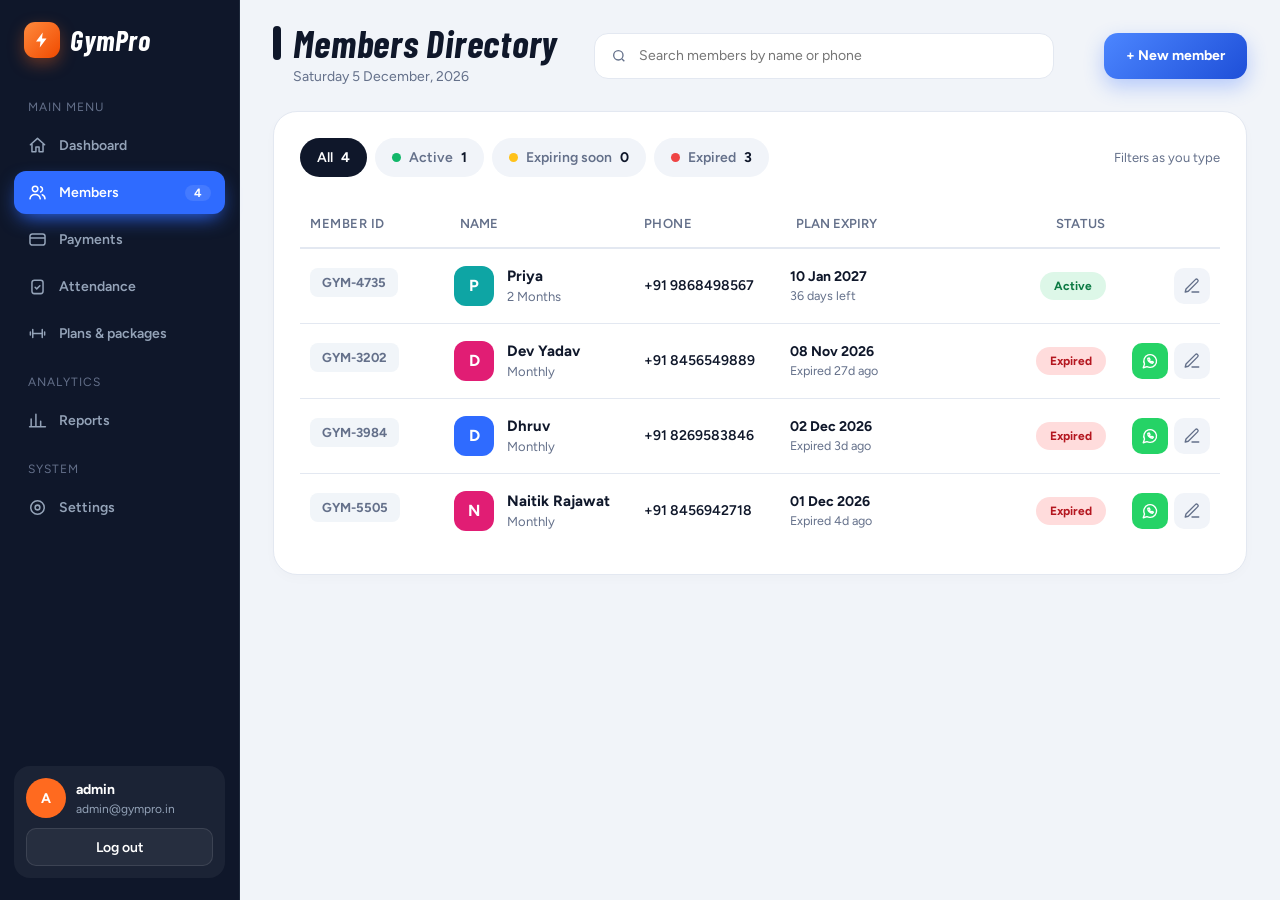
<file: members.html>
<!DOCTYPE html>
<html lang="en">
<head>
<meta charset="utf-8">
<meta name="viewport" content="width=device-width, initial-scale=1">
<title>GymPro – Members Directory</title>
<link href="https://fonts.googleapis.com/css2?family=Barlow+Condensed:ital,wght@0,600;0,700;1,700&family=Figtree:wght@400;500;600;700&display=swap" rel="stylesheet">
<style>
/* Premium SaaS Color Palette */
:root {
  --bg: #F1F4F9; --card: #fff; --ink: #0F172A; --muted: #64708A; --line: #E3E8F1;
  --grn: #12B76A; --grn2: #0B9A55; --blu: #2F6BFF; --blu2: #1E4FD8; --org: #FF6A1F; --org2: #F04A00; --yel: #FFC21A; --pur: #7C3AED; --red: #EF4444; --wa: #25D366;
  --d: "Barlow Condensed", "Arial Narrow", Impact, sans-serif;
  --b: "Figtree", system-ui, -apple-system, "Segoe UI", sans-serif;
}
* { box-sizing: border-box; margin: 0; }
body { background: var(--bg); color: var(--ink); font: 400 14px/1.5 var(--b); }
button, input, select { font: inherit; color: inherit; background: none; border: 0; cursor: pointer; }
:focus-visible { outline: 2px solid var(--blu); outline-offset: 2px; }

/* Dark Sidebar */
.app { display: grid; grid-template-columns: 240px 1fr; min-height: 100vh; }
aside { position: sticky; top: 0; height: 100vh; background: #0F172A; padding: 22px 14px; display: flex; flex-direction: column; gap: 4px; color: #fff; border-right: 1px solid #1E293B;}
.brand { display: flex; align-items: center; gap: 10px; padding: 0 10px 22px; font: italic 700 28px/1 var(--d); letter-spacing: .03em; color: #fff;}
.brand b { width: 36px; height: 36px; border-radius: 11px; background: linear-gradient(135deg, #FF8A3D, var(--org2)); display: grid; place-content: center; box-shadow: 0 6px 16px rgba(255,106,31,.35); }
.brand svg { width: 18px; height: 18px; fill: #fff; }
.grp { font-size: 12px; color: #64708A; padding: 14px 14px 4px; text-transform: uppercase; letter-spacing: 1px; }
.nv { display: flex; align-items: center; gap: 12px; padding: 11px 14px; border-radius: 12px; color: #94A3B8; font-weight: 600; width: 100%; text-decoration: none; transition: .15s; }
.nv svg { width: 19px; height: 19px; stroke: currentColor; fill: none; stroke-width: 1.9; stroke-linecap: round; stroke-linejoin: round; flex: none; }
.nv:hover { background: rgba(255,255,255,0.05); color: #fff; }
.nv.on { background: var(--blu); color: #fff; box-shadow: 0 8px 20px -6px var(--blu); }
.nv i { margin-left: auto; font: 700 12px var(--b); font-style: normal; background: rgba(255,255,255,0.1); color: #fff; padding: 1px 9px; border-radius: 99px; }
.me { margin-top: auto; display: grid; gap: 10px; padding: 12px; border-radius: 16px; background: rgba(255,255,255,0.05); }
.me .u { display: flex; gap: 10px; align-items: center; color: #fff;}
.me small { display: block; color: #94A3B8; font-size: 12px; }
.logout { height: 38px; border-radius: 10px; background: rgba(255,255,255,0.05); border: 1px solid rgba(255,255,255,0.1); color: #fff; font-weight: 600; transition: .15s; }
.logout:hover { border-color: var(--red); color: var(--red); }
.av { width: 40px; height: 40px; border-radius: 50%; display: grid; place-content: center; color: #fff; font-weight: 700; flex: none; text-transform: uppercase; }

/* Main Content & Exact Header */
main { padding: 0 clamp(16px, 2.6vw, 36px) 56px; min-width: 0; }
.top { display: flex; gap: 12px; align-items: center; padding: 24px 0; flex-wrap: wrap; }
.top-title { display: flex; flex-direction: column; }
.top h1 { font: italic 700 38px/1 var(--d); letter-spacing: .02em; display: flex; align-items: center; gap: 12px; color: var(--ink); margin: 0; }
.top h1::before { content: ""; width: 8px; height: 34px; border-radius: 4px; background: var(--ink); }
.top p { color: var(--muted); font-size: 14px; margin-top: 4px; margin-left: 20px; }
.search { flex: 1; min-width: 200px; max-width: 460px; margin: 0 auto 0 24px; display: flex; align-items: center; gap: 10px; height: 46px; padding: 0 16px; background: var(--card); border-radius: 14px; border: 1px solid var(--line); }
.search:focus-within { border-color: var(--blu); box-shadow: 0 0 0 4px rgba(47,107,255,.14); }
.search input { flex: 1; border: 0; outline: 0; background: none; font-size: 14px; color: var(--ink);}
.search svg { width: 16px; stroke: var(--muted); fill: none; stroke-width: 2; }
.btn { height: 46px; padding: 0 22px; border-radius: 14px; background: linear-gradient(135deg, #4C86FF, var(--blu2)); color: #fff; font-weight: 700; box-shadow: 0 8px 20px rgba(47,107,255,.3); transition: .15s; white-space: nowrap; }
.btn:hover { transform: translateY(-2px); box-shadow: 0 10px 22px rgba(47,107,255,.4); }
.btn:active { transform: scale(.97); }

/* Table Container & Filters */
.card { background: var(--card); border: 1px solid var(--line); border-radius: 24px; padding: 26px; box-shadow: 0 4px 12px rgba(0,0,0,0.02); overflow-x: auto; }
.tools { display: flex; gap: 12px; align-items: center; flex-wrap: wrap; margin-bottom: 20px; }
.chips { display: flex; gap: 8px; flex-wrap: wrap; }
.chip { display: flex; align-items: center; gap: 8px; padding: 8px 16px; border-radius: 99px; background: var(--bg); font-weight: 600; color: var(--muted); transition: .15s; border: 1px solid transparent; }
.chip:hover { color: var(--ink); border-color: var(--line); }
.chip i { width: 9px; height: 9px; border-radius: 50%; background: var(--k); }
.chip.on { background: var(--ink); color: #fff; }
.chip.on b { color: #fff; }
.chip b { font-weight: 700; color: var(--ink); }
.hint { margin-left: auto; color: var(--muted); font-size: 13px; }

/* Table Rows & Elements (Loop 2: Overflow & Ultra-Small Screen Protection) */
.table-scroll-wrap { min-width: 680px; width: 100%; }
.tr { display: grid; grid-template-columns: 128px minmax(170px, 1.5fr) minmax(130px, 1fr) minmax(150px, 1.1fr) 150px 88px; gap: 16px; align-items: center; padding: 16px 10px; border-bottom: 1px solid var(--line); transition: background .15s; color: var(--ink); }
.tr > * { min-width: 0; }
.tr:last-child { border-bottom: none; }
.tr.th { border-bottom: 2px solid var(--line); padding-bottom: 12px; color: var(--muted); font-weight: 600; font-size: 13px; text-transform: uppercase; letter-spacing: 0.5px; }
.th button { display: inline-flex; gap: 6px; font-weight: 600; color: var(--muted); align-items: center; text-transform: uppercase; }
.th button:hover { color: var(--ink); }
.th button.on { color: var(--blu); }
.tr:not(.th) { color: #0F172A !important; }
.tr:not(.th) .who b,
.tr:not(.th) .ph,
.tr:not(.th) .ex b { color: #0F172A !important; }
.tr:not(.th) small,
.tr:not(.th) .who small,
.tr:not(.th) .ex small { color: #64708A !important; }
.tr:not(.th):hover { background: #F8FAFC; border-radius: 12px; }

.id { display: inline-block; padding: 5px 12px; border-radius: 8px; background: #F1F5F9; color: var(--muted); font-weight: 700; font-size: 13px; white-space: nowrap; overflow: hidden; text-overflow: ellipsis; max-width: 100%; }
.who { display: flex; align-items: center; gap: 13px; min-width: 0; }
.who > div { min-width: 0; flex: 1; }
.who b { display: block; font-weight: 700; font-size: 15px; color: var(--ink); text-transform: capitalize; white-space: nowrap; overflow: hidden; text-overflow: ellipsis; }
.who small { color: var(--muted); font-size: 13px; display: block; white-space: nowrap; overflow: hidden; text-overflow: ellipsis; }
.who .av { border-radius: 12px; font-size: 16px; flex-shrink: 0; }
.ph { font-weight: 600; color: var(--ink); white-space: nowrap; overflow: hidden; text-overflow: ellipsis; }
.ex { min-width: 0; }
.ex b { display: block; font-weight: 700; color: var(--ink); white-space: nowrap; overflow: hidden; text-overflow: ellipsis; }
.ex small { font-size: 12.5px; color: var(--muted); display: block; white-space: nowrap; overflow: hidden; text-overflow: ellipsis; }
.ex.e b, .ex.e small { color: #B87700; }
.ex.x b, .ex.x small { color: var(--red); }

.st { display: flex; align-items: center; gap: 10px; justify-content: flex-end; }
.pill { font-size: 12px; font-weight: 700; padding: 5px 14px; border-radius: 99px; white-space: nowrap; }
.p-a { background: #DDF7E8; color: #0B7A43; }
.p-e { background: #FFF1BF; color: #8A5A00; }
.p-x { background: #FFDCDC; color: #B4161F; }

.act { display: flex; gap: 6px; justify-content: flex-end; }
.ib { width: 36px; height: 36px; border-radius: 10px; display: grid; place-content: center; transition: .15s; color: var(--muted); background: var(--bg); }
.ib svg { width: 18px; height: 18px; stroke: currentColor; fill: none; stroke-width: 1.8; stroke-linecap: round; stroke-linejoin: round; }
.ib:hover { background: #E2E8F0; color: var(--blu); }
.ib.wa { color: #fff; background: var(--wa); }
.ib.wa:hover { transform: scale(1.05); box-shadow: 0 4px 12px rgba(37,211,102,.3); }

/* Modals & Utils */
.empty { text-align: center; color: var(--muted); padding: 44px 0; border-top: 1px solid var(--line); }
.fade { animation: f .3s ease; } @keyframes f { from { opacity: 0; transform: translateY(8px); } }
dialog { border: 0; border-radius: 24px; padding: 28px; width: min(440px, 92vw); margin: auto; box-shadow: 0 30px 80px rgba(15,23,42,.35); }
dialog::backdrop { background: rgba(15,23,42,.5); backdrop-filter: blur(3px); }
dialog h3 { font: italic 700 32px/1 var(--d); margin-bottom: 4px; color: var(--blu2); } dialog p { color: var(--muted); }
dialog label { display: block; font-weight: 600; font-size: 13px; margin: 14px 0 6px; color: var(--ink); }
.fld { width: 100%; height: 46px; border-radius: 12px; border: 1px solid var(--line); padding: 0 14px; background: #fff; outline: 0; color: var(--ink); }
.fld:focus { border-color: var(--blu); box-shadow: 0 0 0 3px rgba(47,107,255,0.1); }
.link { margin-top: 8px; color: var(--grn2); font-weight: 700; font-size: 13px; } .link:hover { text-decoration: underline; }
.acts { display: flex; gap: 10px; margin-top: 22px; } .acts .btn { flex: 1; justify-content: center; } .acts .sm { height: 46px; padding: 0 20px; border-radius: 14px; border: 1.5px solid var(--line); font-weight: 700; color: var(--ink); }
#toast { position: fixed; left: 50%; bottom: 28px; transform: translate(-50%, 30px); background: var(--ink); color: #fff; padding: 13px 22px; border-radius: 14px; font-weight: 600; opacity: 0; transition: .25s; pointer-events: none; z-index: 99; border-left: 6px solid var(--grn); }
#toast.on { opacity: 1; transform: translate(-50%, 0); }

/* Responsive Media Queries */
@media (max-width: 768px) {
  .app { grid-template-columns: 1fr; }
  aside { display: none; }
  .search { margin-left: 0; max-width: 100%; }
}
</style>
<link rel="stylesheet" href="gympro-theme.css">
</head>
<body>
<div class="app">
<aside>
  <div class="brand"><b><svg viewBox="0 0 24 24"><path d="M13 2 4 14h6l-1 8 9-12h-6z"/></svg></b>GymPro</div>
  <span class="grp">Main menu</span>
  <a class="nv" style="--c:var(--ink)" href="#"><svg viewBox="0 0 24 24"><path d="M3 11 12 3l9 8M5 10v10h5v-6h4v6h5V10"/></svg>Dashboard</a>
  <a class="nv on" style="--c:var(--blu)" href="#"><svg viewBox="0 0 24 24"><path d="M9 11a3.5 3.5 0 100-7 3.5 3.5 0 000 7zM2.5 20c.6-3.6 3.2-5.5 6.5-5.5s5.9 1.9 6.5 5.5M16 4.7a3.5 3.5 0 010 6.6M18 14.8c2 .6 3.3 2.3 3.5 5.2"/></svg>Members<i id="navc">0</i></a>
  <a class="nv" style="--c:var(--grn)" href="#"><svg viewBox="0 0 24 24"><path d="M2.5 8a3 3 0 013-3h13a3 3 0 013 3v8a3 3 0 01-3 3h-13a3 3 0 01-3-3zM2.5 10h19"/></svg>Payments</a>
  <a class="nv" style="--c:var(--org)" href="#"><svg viewBox="0 0 24 24"><path d="M5 7a3 3 0 013-3h8a3 3 0 013 3v11a3 3 0 01-3 3H8a3 3 0 01-3-3zM9 13l2 2 4-4"/></svg>Attendance</a>
  <a class="nv" style="--c:var(--pur)" href="#"><svg viewBox="0 0 24 24"><path d="M6 7v10M18 7v10M3 10v4M21 10v4M6 12h12"/></svg>Plans &amp; packages</a>
  <span class="grp">Analytics</span>
  <a class="nv" style="--c:var(--blu)" href="#"><svg viewBox="0 0 24 24"><path d="M4 20V10M10 20V4M16 20v-7M22 20H2"/></svg>Reports</a>
  <span class="grp">System</span>
  <a class="nv" style="--c:var(--muted)" href="#"><svg viewBox="0 0 24 24"><circle cx="12" cy="12" r="3"/><circle cx="12" cy="12" r="8.5"/></svg>Settings</a>
  <div class="me"><div class="u"><span class="av" style="background:var(--org)">A</span><div><b>admin</b><small>admin@gympro.in</small></div></div><button class="logout">Log out</button></div>
</aside>
<main>
  <div class="top">
    <div class="top-title">
      <h1>Members Directory</h1>
      <p id="date"></p>
    </div>
    
    <label class="search">
      <svg viewBox="0 0 24 24"><circle cx="11" cy="11" r="7"/><path d="m20 20-3.5-3.5"/></svg>
      <input id="q" type="search" placeholder="Search members by name or phone">
    </label>
    
    <button class="btn" data-new>+ New member</button>
  </div>

  <section class="card">
    <div class="tools">
      <div class="chips" id="chips"></div>
      <span class="hint">Filters as you type</span>
    </div>
    <div class="table-scroll-wrap">
      <div class="tr th"><span>Member ID</span><span><button data-s="n">Name <span class="ar"></span></button></span><span class="pc">Phone</span><span><button data-s="ex">Plan expiry <span class="ar"></span></button></span><span style="text-align:right">Status</span><span></span></div>
      <div id="list"></div>
    </div>
  </section>
</main>
</div>
<dialog id="dlg"></dialog>
<div id="toast" role="status"></div>
<script>
(function(){
var $=function(s){return document.querySelector(s)};
var PLANS=[['Monthly',30],['2 Months',60],['Quarterly',90],['Half-yearly',180],['Annual',365]];
var COL=['#2F6BFF','#7C3AED','#0EA5A4','#E11D74','#FF6A1F'];

/* ══════════════════════════════════════════════════════════
   LOOP 4: FIRESTORE DATA WRAPPERS & BACKEND READINESS
   Placeholder wrappers for Cloud Firestore collection 'members'
══════════════════════════════════════════════════════════ */
var members=[
  {id:'GYM-4735',n:'priya',ph:'9868498567',pl:'2 Months',ex:'2027-01-10'},
  {id:'GYM-3202',n:'Dev Yadav',ph:'8456549889',pl:'Monthly',ex:'2026-11-08'},
  {id:'GYM-3984',n:'dhruv',ph:'8269583846',pl:'Monthly',ex:'2026-12-02'},
  {id:'GYM-5505',n:'Naitik Rajawat',ph:'8456942718',pl:'Monthly',ex:'2026-12-01'}
];

/* TODO: FIRESTORE READ - Replace with onSnapshot(collection(db, "members"), (snapshot) => { ... }) */
function loadMembersFromBackend() {
  return members;
}

/* TODO: FIRESTORE WRITE - Replace with await addDoc(collection(db, "members"), memberData) */
function saveMemberToBackend(memberData) {
  members.unshift(memberData);
}

/* TODO: FIRESTORE UPDATE - Replace with await updateDoc(doc(db, "members", docId), updateData) */
function updateMemberInBackend(memberData) {
  var idx = members.findIndex(function(x) { return x.id === memberData.id; });
  if (idx !== -1) {
    members[idx] = memberData;
  }
}

/* TODO: FIRESTORE DELETE - Replace with await deleteDoc(doc(db, "members", docId)) */
function deleteMemberFromBackend(memberId) {
  members = members.filter(function(x) { return x.id !== memberId; });
}

var filt='all',sort={k:null,d:1},WA='<svg viewBox="0 0 24 24"><path d="M3 21l1.700-5A8.500 8.500 0 1112 20.500a8.400 8.400 0 01-4-1z"/><path d="M9 8.500c0 3.500 3 6.500 6.500 6.500l1-1.500-2-1-1 .8a4 4 0 01-2.300-2.300l.8-1-1-2z"/></svg>',ED='<svg viewBox="0 0 24 24"><path d="M12 20h9M16.500 3.500a2.100 2.100 0 013 3L7 19l-4 1 1-4z"/></svg>';
function today(){var d=new Date();d.setHours(0,0,0,0);return d}
function dt(s){return new Date(s+'T00:00:00')}
function left(m){return Math.round((dt(m.ex)-today())/864e5)}
function fmt(s){return dt(s).toLocaleDateString('en-GB',{day:'2-digit',month:'short',year:'numeric'})}
function iso(d){var z=new Date(d.getTime()-d.getTimezoneOffset()*6e4);return z.toISOString().slice(0,10)}
function add(s,n){var d=dt(s);d.setDate(d.getDate()+n);return iso(d)}
function st(m){var l=left(m);return l<0?'x':l<=7?'e':'a'}
function days(p){return PLANS.filter(function(x){return x[0]===p})[0][1]}
function toast(t,c){var e=$('#toast');e.textContent=t;e.style.borderLeftColor=c||'var(--grn)';e.classList.add('on');clearTimeout(toast.t);toast.t=setTimeout(function(){e.classList.remove('on')},2400)}
function ltxt(m){var l=left(m);return l<0?'Expired '+(-l)+'d ago':l===0?'Ends today':l<=7?'('+l+'d left)':l+' days left'}

function chips(){
  var K={all:'var(--ink)',a:'var(--grn)',e:'var(--yel)',x:'var(--red)'},N={all:'All',a:'Active',e:'Expiring soon',x:'Expired'};
  $('#chips').innerHTML=['all','a','e','x'].map(function(k){var c=k==='all'?members.length:members.filter(function(m){return st(m)===k}).length;return '<button class="chip'+(filt===k?' on':'')+'" style="--k:'+K[k]+'" data-f="'+k+'">'+(k==='all'?'':'<i></i>')+N[k]+' <b>'+c+'</b></button>'}).join('');
  $('#navc').textContent=members.length;
}

/* ══════════════════════════════════════════════════════════
   LOOP 1: SEARCH EXPANSION (Name, ID, Phone, and Plan Type)
══════════════════════════════════════════════════════════ */
function list(anim){
  var q=$('#q').value.toLowerCase().trim(),qd=q.replace(/\D/g,'');
  var L=members.filter(function(m){
    var matchStatus = (filt==='all'||st(m)===filt);
    if (!matchStatus) return false;
    if (!q) return true;
    var nameMatch = m.n && m.n.toLowerCase().indexOf(q) > -1;
    var idMatch = m.id && m.id.toLowerCase().indexOf(q) > -1;
    var phoneMatch = qd && m.ph && m.ph.replace(/\D/g,'').indexOf(qd) > -1;
    var planMatch = m.pl && m.pl.toLowerCase().indexOf(q) > -1;
    return nameMatch || idMatch || phoneMatch || planMatch;
  });
  if(sort.k)L.sort(function(a,b){var x=sort.k==='n'?a.n.toLowerCase():a.ex,y=sort.k==='n'?b.n.toLowerCase():b.ex;return (x>y?1:x<y?-1:0)*sort.d});
  document.querySelectorAll('.th button').forEach(function(b){b.classList.toggle('on',b.dataset.s===sort.k);b.querySelector('.ar').textContent=b.dataset.s===sort.k?(sort.d>0?'↑':'↓'):''});
  var h=L.map(function(m){var s=st(m);
    return '<div class="tr"><span><span class="id">'+m.id+'</span></span>'+
    '<div class="who"><span class="av" style="background:'+COL[m.n.charCodeAt(0)%5]+'">'+m.n[0]+'</span><div><b>'+m.n+'</b><small>'+m.pl+'</small></div></div>'+
    '<span class="ph pc">+91 '+m.ph+'</span>'+
    '<div class="ex '+s+'"><b>'+fmt(m.ex)+'</b><small>'+ltxt(m)+'</small></div>'+
    '<div class="st"><span class="pill p-'+s+'">'+(s==='a'?'Active':s==='e'?'Expiring soon':'Expired')+'</span></div>'+
    '<div class="act">'+(s!=='a'?'<button class="ib wa" data-wa="'+m.id+'" title="Send WhatsApp reminder" aria-label="Send WhatsApp reminder to '+m.n+'">'+WA+'</button>':'')+'<button class="ib" data-ed="'+m.id+'" title="Edit member" aria-label="Edit '+m.n+'">'+ED+'</button></div></div>'}).join('');
  var el=$('#list');el.innerHTML=h||'<div class="empty">No members match. Try a different search or filter.</div>';
  if(anim){el.classList.remove('fade');void el.offsetWidth;el.classList.add('fade')}
  chips();
}

/* ══════════════════════════════════════════════════════════
   LOOP 1 & LOOP 3: INPUT VALIDATION & MODAL DOM HEALTH
══════════════════════════════════════════════════════════ */
function modal(id){
  var m=members.filter(function(x){return x.id===id})[0],d=$('#dlg');
  
  // Teardown previous event listeners to avoid stacking / memory leaks
  if (d._cleanup) {
    d._cleanup();
    d._cleanup = null;
  }

  d.innerHTML='<form id="f"><h3>'+(m?'Edit '+m.n:'New member')+'</h3><p>'+(m?m.id:'Add them now and the plan starts today.')+'</p>'+
  '<label>Full name</label><input class="fld" name="n" required value="'+(m?m.n:'')+'" placeholder="e.g. Karan Mehta">'+
  '<label>Phone (10 digits)</label><input class="fld" name="ph" required type="tel" inputmode="numeric" value="'+(m?m.ph:'')+'" placeholder="e.g. 98xxxxxxxx or 98684 98567">'+
  '<label>Plan</label><select class="fld" name="pl">'+PLANS.map(function(p){return '<option'+((m?m.pl:'Monthly')===p[0]?' selected':'')+'>'+p[0]+'</option>'}).join('')+'</select>'+
  (m?'<label>Plan expiry date</label><input class="fld" type="date" name="ex" required value="'+m.ex+'"><button type="button" class="link" id="ren">Renew: add one plan period to the expiry</button>':'')+
  '<div class="acts"><button type="button" class="sm" data-x>Cancel</button><button class="btn" type="submit">'+(m?'Save changes':'Add member')+'</button></div></form>';
  
  var f=$('#f');
  
  // Real-time phone sanitizer: allows user to type spaces/dashes without blocking
  var onPhoneInput = function() {
    var clean = this.value.replace(/[^\d\s\-\+\(\)]/g, '');
    if (clean !== this.value) this.value = clean;
  };
  f.ph.addEventListener('input', onPhoneInput);

  var renBtn = m ? $('#ren') : null;
  var onRenewClick = function() {
    var base = left(m) > 0 || dt(f.ex.value) > today() ? f.ex.value : iso(today());
    f.ex.value = add(base, days(f.pl.value));
  };
  if (renBtn) renBtn.addEventListener('click', onRenewClick);

  var closeModal = function() {
    if (d._cleanup) d._cleanup();
    d.close();
  };

  var onFormSubmit = function(e) {
    e.preventDefault();
    var n = f.n.value.trim();
    var rawPh = f.ph.value.trim();
    // Sanitize phone: strip spaces, dashes, country code prefix
    var cleanPh = rawPh.replace(/\D/g, '');
    if (cleanPh.length === 12 && cleanPh.startsWith('91')) cleanPh = cleanPh.slice(2);
    if (cleanPh.length === 11 && cleanPh.startsWith('0')) cleanPh = cleanPh.slice(1);

    if (cleanPh.length !== 10) {
      toast('Please enter a valid 10-digit phone number', 'var(--red)');
      f.ph.focus();
      return;
    }

    if (m) {
      m.n = n;
      m.ph = cleanPh;
      m.pl = f.pl.value;
      m.ex = f.ex.value;
      /* TODO: FIRESTORE UPDATE - Replace with await updateDoc(doc(db, "members", m.id), { name: n, phone: cleanPh, plan: m.pl, expiryDate: m.ex }) */
      updateMemberInBackend(m);
      toast(n + ' updated');
    } else {
      var nid;
      do {
        nid = 'GYM-' + (1000 + Math.floor(Math.random() * 9000));
      } while (members.some(function(x) { return x.id === nid; }));

      var newMem = {
        id: nid,
        n: n,
        ph: cleanPh,
        pl: f.pl.value,
        ex: add(iso(today()), days(f.pl.value))
      };
      /* TODO: FIRESTORE WRITE - Replace with await addDoc(collection(db, "members"), newMem) */
      saveMemberToBackend(newMem);
      toast('Welcome, ' + n + ' · ' + nid);
    }
    closeModal();
    list(false);
  };
  f.addEventListener('submit', onFormSubmit);

  var onDialogClick = function(e) {
    if (e.target === d) closeModal();
  };
  d.addEventListener('click', onDialogClick);

  d._cleanup = function() {
    f.ph.removeEventListener('input', onPhoneInput);
    if (renBtn) renBtn.removeEventListener('click', onRenewClick);
    f.removeEventListener('submit', onFormSubmit);
    d.removeEventListener('click', onDialogClick);
    d._cleanup = null;
  };

  d.showModal();
}

document.addEventListener('click',function(e){
  var t=e.target.closest('[data-f],[data-s],[data-wa],[data-ed],[data-new],[data-x]');if(!t)return;var D=t.dataset;
  if(D.f){filt=D.f;list(true)}
  else if(D.s){sort=sort.k===D.s?{k:D.s,d:-sort.d}:{k:D.s,d:1};list(false)}
  else if(D.wa){var m=members.filter(function(x){return x.id===D.wa})[0],l=left(m);
    var msg='Hi '+m.n+', your GymPro membership '+(l<0?'expired on ':'ends on ')+fmt(m.ex)+'. Renew now to keep your routine going!';
    window.open('https://wa.me/91'+m.ph+'?text='+encodeURIComponent(msg),'_blank','noopener');toast('Opening WhatsApp for '+m.n,'var(--wa)')}
  else if(D.ed)modal(D.ed);
  else if('new' in D)modal();
  else if('x' in D){if($('#dlg')._cleanup)$('#dlg')._cleanup();$('#dlg').close();}
});
$('#q').addEventListener('input',function(){list(false)});
$('#date').textContent=new Date().toLocaleDateString('en-IN',{weekday:'long',day:'numeric',month:'long',year:'numeric'});
list(true);
})();
</script>
</body>
</html>
</file>
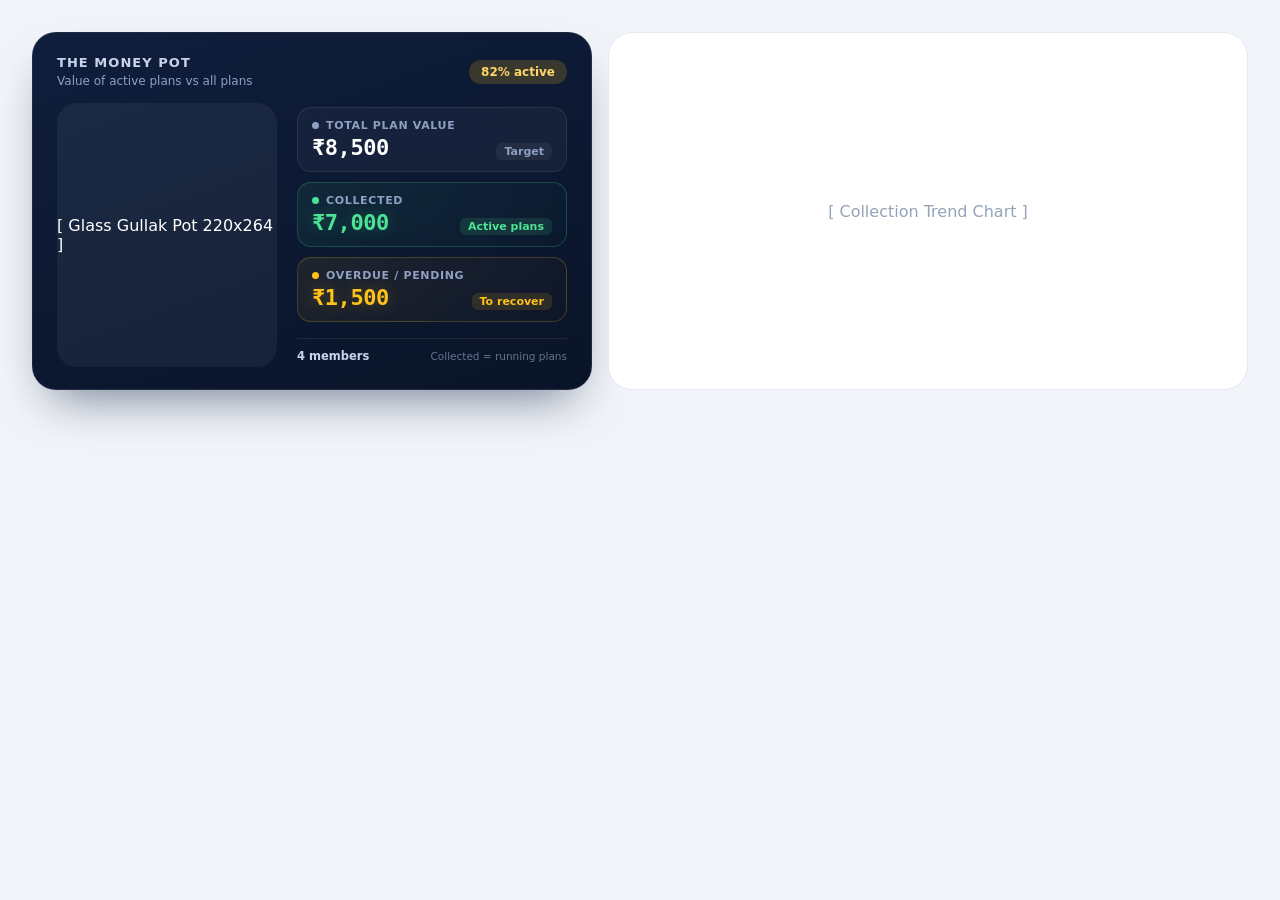
<file: scratch/preview_pot_vertical.html>
<!DOCTYPE html>
<html>
<head>
<meta charset="utf-8">
<style>
:root{--bg:#F1F4F9;--card:#fff;--ink:#0F172A;--muted:#64708A;--line:#E3E8F1;--grn:#12B76A;--grn2:#0B9A55;--blu:#2F6BFF;--blu2:#1E4FD8;--org:#FF6A1F;--org2:#F04A00;--yel:#FFC21A;--pur:#7C3AED;--red:#EF4444;--wa:#25D366;--d:"Barlow Condensed","Arial Narrow",Impact,sans-serif;--b:"Figtree",system-ui,-apple-system,"Segoe UI",sans-serif}
body{background:#F1F4F9;padding:24px;font-family:system-ui}

.pay-r2 {
  display: grid;
  grid-template-columns: minmax(500px, 560px) minmax(0, 1fr);
  gap: 16px;
}

.pay-card {
  background: #fff;
  border: 1px solid var(--line);
  border-radius: 24px;
  padding: 20px;
}

/* money pot card */
.pay-pot {
  background: linear-gradient(160deg, #0F1E3D, #0A1428);
  border: 1px solid rgba(255, 255, 255, 0.08);
  color: #E2E8F0;
  box-shadow: 0 24px 50px -20px rgba(15, 30, 61, .6);
  display: flex;
  flex-direction: column;
  padding: 22px 24px;
}

.pay-pot-h {
  display: flex;
  justify-content: space-between;
  align-items: center;
  gap: 10px;
}

.pay-pot-h b {
  display: block;
  font-size: 13px;
  font-weight: 700;
  letter-spacing: .08em;
  color: #C9D4EA;
}

.pay-pot-h small {
  color: #8FA0C2;
  font-size: 12px;
}

.pay-pill {
  font-size: 12px;
  font-weight: 600;
  padding: 5px 12px;
  border-radius: 99px;
  background: rgba(255, 255, 255, .1);
  color: #C9D4EA;
  white-space: nowrap;
}

.pay-pill.full { background: #DDF7E8; color: #0B7A43; }
.pay-pill.mid { background: rgba(255, 194, 26, .18); color: #FFD66B; }

/* ── Money Pot Body: Horizontal flex (Pot Left, Vertical Stats Right) ── */
.pay-pot-body {
  display: flex;
  align-items: center;
  justify-content: space-between;
  gap: 20px;
  margin-top: 14px;
  flex: 1;
}

.pay-pot-visual {
  flex-shrink: 0;
  display: flex;
  justify-content: center;
  align-items: center;
}

.pay-pot .gp-stage {
  position: relative;
  width: 220px;
  height: 264px;
  margin: 0;
}

.pay-pot .gp-pct b {
  font-size: 28px !important;
}

.pay-pot .gp-pct span {
  font-size: 8.5px !important;
  letter-spacing: .18em;
}

/* ── Vertical Stats Column ── */
.pay-pot-vstats {
  display: flex;
  flex-direction: column;
  gap: 10px;
  flex: 1;
  min-width: 0;
}

.pay-pv-card {
  background: rgba(255, 255, 255, 0.04);
  border: 1px solid rgba(255, 255, 255, 0.08);
  border-radius: 14px;
  padding: 11px 14px;
  transition: all 0.2s ease;
  backdrop-filter: blur(8px);
}

.pay-pv-card:hover {
  background: rgba(255, 255, 255, 0.07);
  border-color: rgba(255, 255, 255, 0.15);
  transform: translateX(2px);
}

.pay-pv-card.highlight-g {
  background: linear-gradient(135deg, rgba(77, 227, 148, 0.08), rgba(18, 183, 106, 0.02));
  border-color: rgba(77, 227, 148, 0.22);
}

.pay-pv-card.highlight-y {
  background: linear-gradient(135deg, rgba(255, 194, 26, 0.08), rgba(240, 74, 0, 0.02));
  border-color: rgba(255, 194, 26, 0.22);
}

.pay-pv-h {
  display: flex;
  align-items: center;
  gap: 7px;
  margin-bottom: 4px;
}

.pay-pv-dot {
  width: 7px;
  height: 7px;
  border-radius: 50%;
  flex-shrink: 0;
}

.pay-pv-h small {
  color: #8FA0C2;
  font-size: 11px;
  font-weight: 700;
  letter-spacing: .06em;
  text-transform: uppercase;
}

.pay-pv-val {
  display: flex;
  align-items: baseline;
  justify-content: space-between;
  gap: 8px;
}

.pay-pv-val strong {
  font: 700 22px/1.1 ui-monospace, Menlo, Consolas, monospace;
  color: #FFFFFF;
  letter-spacing: -0.02em;
}

.pay-pv-val strong.g {
  color: #4DE394;
  text-shadow: 0 0 16px rgba(77, 227, 148, 0.3);
}

.pay-pv-val strong.y {
  color: #FFC21A;
  text-shadow: 0 0 16px rgba(255, 194, 26, 0.3);
}

.pay-pv-sub {
  font-size: 11px;
  font-weight: 600;
  color: #8FA0C2;
  background: rgba(255, 255, 255, 0.06);
  padding: 2px 8px;
  border-radius: 6px;
  white-space: nowrap;
}

.pay-pv-sub.g {
  color: #4DE394;
  background: rgba(77, 227, 148, 0.12);
}

.pay-pv-sub.y {
  color: #FFC21A;
  background: rgba(255, 194, 26, 0.12);
}

.pay-pot-f {
  margin-top: 6px;
  padding-top: 10px;
  border-top: 1px solid rgba(255, 255, 255, 0.08);
  font-size: 11.5px;
  color: #8FA0C2;
  display: flex;
  align-items: center;
  justify-content: space-between;
  gap: 10px;
}

.pay-pot-f span {
  font-weight: 600;
  color: #C9D4EA;
}

.pay-pot-f-note {
  font-size: 10.5px;
  color: #64748B;
  text-align: right;
}

@media (max-width: 1180px) {
  .pay-r2 {
    grid-template-columns: minmax(0, 1fr);
  }
}

@media (max-width: 600px) {
  .pay-pot-body {
    flex-direction: column;
    align-items: center;
  }
  .pay-pot-vstats {
    width: 100%;
  }
}
</style>
</head>
<body>
<div class="pay-r2">
  <section class="pay-card pay-pot">
    <div class="pay-pot-h">
      <div><b>THE MONEY POT</b><small>Value of active plans vs all plans</small></div>
      <span class="pay-pill mid" id="squid-pot-status">82% active</span>
    </div>

    <div class="pay-pot-body">
      <!-- Left: Compact Glass Gullak Pot -->
      <div class="pay-pot-visual">
        <div class="gp-stage" id="stage" style="background:rgba(255,255,255,0.05);border-radius:20px;display:flex;align-items:center;justify-content:center;color:#fff;">
          [ Glass Gullak Pot 220x264 ]
        </div>
      </div>

      <!-- Right: Vertical Statistics Cards -->
      <div class="pay-pot-vstats">
        <div class="pay-pv-card">
          <div class="pay-pv-h">
            <span class="pay-pv-dot" style="background:#8FA0C2"></span>
            <small>Total plan value</small>
          </div>
          <div class="pay-pv-val">
            <strong id="squid-expected-revenue">₹8,500</strong>
            <span class="pay-pv-sub">Target</span>
          </div>
        </div>

        <div class="pay-pv-card highlight-g">
          <div class="pay-pv-h">
            <span class="pay-pv-dot" style="background:#4DE394"></span>
            <small>Collected</small>
          </div>
          <div class="pay-pv-val">
            <strong id="squid-pot-collected" class="g">₹7,000</strong>
            <span class="pay-pv-sub g">Active plans</span>
          </div>
        </div>

        <div class="pay-pv-card highlight-y">
          <div class="pay-pv-h">
            <span class="pay-pv-dot" style="background:#FFC21A"></span>
            <small>Overdue / Pending</small>
          </div>
          <div class="pay-pv-val">
            <strong id="squid-remaining-revenue" class="y">₹1,500</strong>
            <span class="pay-pv-sub y">To recover</span>
          </div>
        </div>

        <div class="pay-pot-f">
          <div><span id="squid-members-count">4 members</span></div>
          <div class="pay-pot-f-note">Collected = running plans</div>
        </div>
      </div>
    </div>
  </section>

  <section class="pay-card" style="display:flex;align-items:center;justify-content:center;color:#94a3b8">
    [ Collection Trend Chart ]
  </section>
</div>
</body>
</html>
</file>
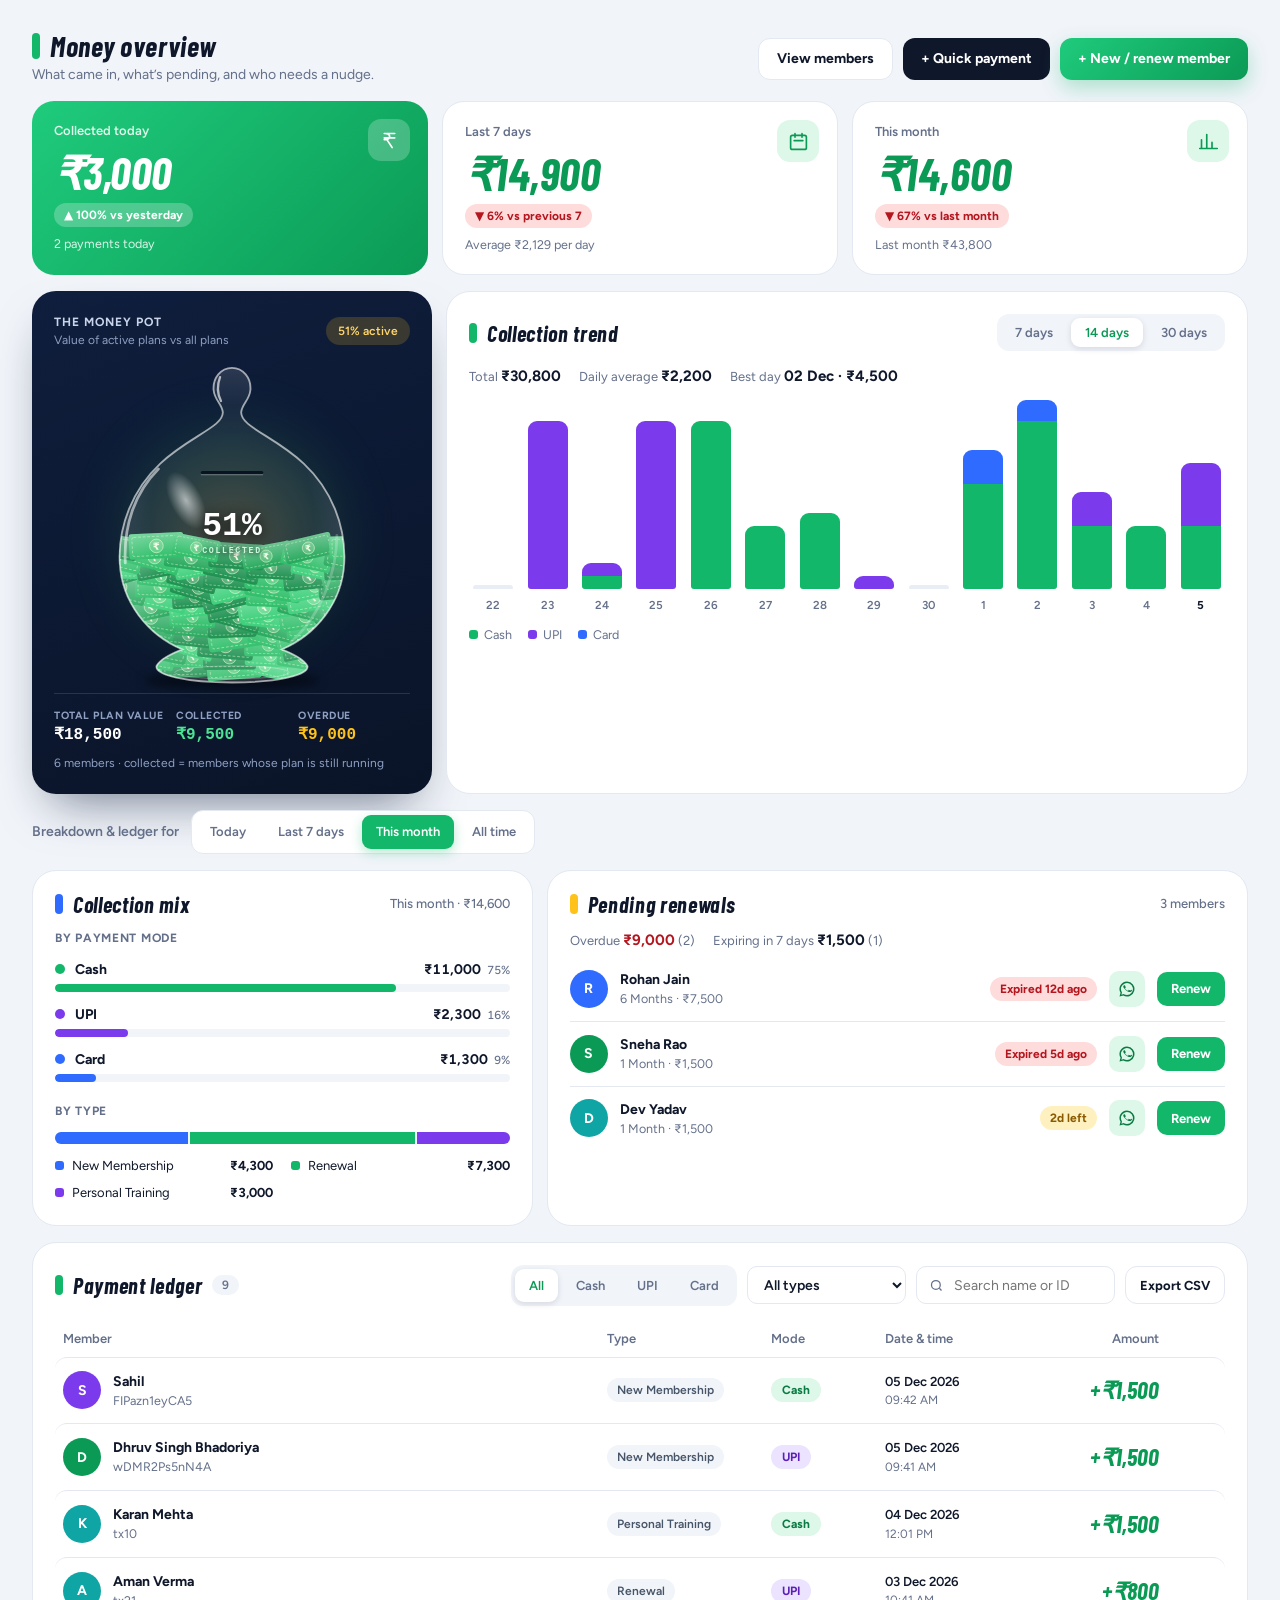
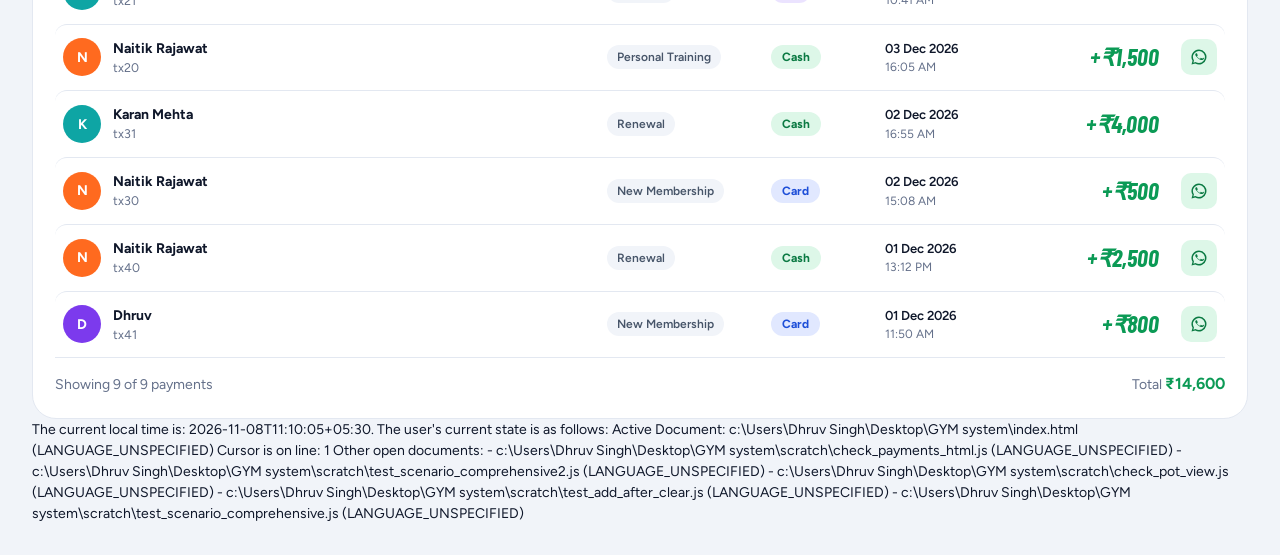
<file: scratch/preview_template.html>
<USER_REQUEST>
<!DOCTYPE html>
<html lang="en"><head><meta charset="utf-8"><meta name="viewport" content="width=device-width, initial-scale=1">
<title>GymPro – Payments (redesign preview)</title>
<link href="https://fonts.googleapis.com/css2?family=Barlow+Condensed:ital,wght@0,600;0,700;1,700&family=Figtree:wght@400;500;600;700&display=swap" rel="stylesheet">
<style>
:root{--bg:#F1F4F9;--card:#fff;--ink:#0F172A;--muted:#64708A;--line:#E3E8F1;--grn:#12B76A;--grn2:#0B9A55;--blu:#2F6BFF;--blu2:#1E4FD8;--org:#FF6A1F;--org2:#F04A00;--yel:#FFC21A;--pur:#7C3AED;--red:#EF4444;--wa:#25D366;--d:"Barlow Condensed","Arial Narrow",Impact,sans-serif;--b:"Figtree",system-ui,-apple-system,"Segoe UI",sans-serif}
*{box-sizing:border-box;margin:0}
body{background:var(--bg);color:var(--ink);font:400 14px/1.5 var(--b);padding:clamp(14px,3vw,32px);-webkit-font-smoothing:antialiased}
button,input,select{font:inherit;color:inherit;background:none;border:0;cursor:pointer}
:focus-visible{outline:2px solid var(--blu);outline-offset:2px}
.wrap{max-width:1280px;margin:0 auto}
.ic{position:absolute;right:18px;top:18px;width:42px;height:42px;border-radius:13px;display:grid;place-content:center;background:rgba(255,255,255,.22)}
.ic svg{width:21px;height:21px;stroke:currentColor;fill:none;stroke-width:1.9;stroke-linecap:round;stroke-linejoin:round}
.hidden{display:none}
#toast{position:fixed;bottom:24px;right:24px;z-index:99;background:var(--ink);color:#fff;border-left:6px solid var(--grn);padding:13px 20px;border-radius:14px;font-weight:600;display:flex;gap:10px;transition:.3s;pointer-events:none}
.opacity-0{opacity:0}.translate-y-20{transform:translateY(5rem)}
/* PASTE-1-START  ·  CSS: delete your old .stage .aura .pot .fill .wave .bill .cap .slot .knob .base rules and the @keyframes pulse / wave / fall, then paste this */
.gp-stage{position:relative;width:300px;height:360px;margin:6px auto 0;max-width:100%}
.gp-aura{position:absolute;inset:50px 24px 12px;border-radius:50%;background:radial-gradient(circle,rgba(255,196,64,.26),rgba(34,197,94,.14) 55%,transparent 70%);filter:blur(28px);animation:gpAura 4s ease-in-out infinite}
@keyframes gpAura{50%{opacity:.55;transform:scale(1.06)}}
.gp-jar{position:relative;width:100%;height:100%;display:block;overflow:visible}
.gp-b{transform-box:fill-box;transform-origin:center;opacity:0;transform:translateY(-90px) rotate(-16deg) scale(.8);transition:transform .6s cubic-bezier(.2,1.25,.4,1),opacity .25s}
.gp-b.on{opacity:1;transform:none}
.gp-pct{position:absolute;left:0;right:0;top:47%;text-align:center;pointer-events:none}
.gp-pct b{display:block;font:700 36px/1 ui-monospace,Menlo,Consolas,monospace;color:#fff!important;text-shadow:0 2px 14px rgba(0,0,0,.85)}
.gp-pct span{display:block;margin-top:4px;font:800 9px/1 ui-monospace,Menlo,Consolas,monospace;letter-spacing:.2em;color:#C8F7DC!important;text-shadow:0 1px 6px rgba(0,0,0,.9)}
@media (prefers-reduced-motion:reduce){.gp-aura{animation:none}.gp-b{transition:none}}
/* PASTE-1-END */
/* ===================== PAYMENTS PAGE (pay-*) ===================== */
.pay{--cash:var(--grn);--upi:var(--pur);--cardc:var(--blu);display:grid;gap:16px;min-width:0}
.pay *{min-width:0}
.pay-bar{display:flex;flex-wrap:wrap;gap:12px;align-items:center;justify-content:space-between}
.pay-bar h2{font:italic 700 28px/1 var(--d);letter-spacing:.02em;display:flex;align-items:center;gap:10px}
.pay-bar h2::before{content:"";width:8px;height:26px;border-radius:4px;background:var(--grn)}
.pay-bar p{color:var(--muted);margin-top:4px}
.pay-actions{display:flex;gap:10px;flex-wrap:wrap}
.pay-btn{height:42px;padding:0 18px;border-radius:12px;font-weight:700;background:var(--ink);color:#fff;transition:.15s;white-space:nowrap}
.pay-btn:hover{transform:translateY(-2px)}
.pay-btn:active{transform:scale(.97)}
.pay-btn.ghost{background:#fff;color:var(--ink);border:1.5px solid var(--line)}
.pay-btn.ghost:hover{border-color:var(--grn);color:var(--grn2)}
.pay-btn.green{background:linear-gradient(135deg,#1FCB7C,var(--grn2));box-shadow:0 8px 20px rgba(18,183,106,.3)}
.pay-btn.sm{height:38px;padding:0 14px;font-size:13px}

/* KPI cards */
/* Changed to 3 columns since Average Payment is removed */
.pay-kpis{display:grid;grid-template-columns:repeat(3,minmax(0,1fr));gap:14px}
.pay-k{position:relative;border-radius:22px;padding:20px 22px;background:#fff;border:1px solid var(--line);overflow:hidden;transition:.2s}
.pay-k:hover{transform:translateY(-3px);box-shadow:0 16px 30px -12px rgba(15,23,42,.25)}
.pay-k .l{font-weight:600;font-size:13px;color:var(--muted);padding-right:48px}
.pay-k b{display:block;font:italic 700 46px/1 var(--d);margin:8px 0;color:var(--grn2);letter-spacing:.01em}
.pay-k small{display:block;color:var(--muted);font-size:12.5px;margin-top:8px}
.pay-k .ic{background:#DDF7E8;color:var(--grn2)}
.pay-k.hero{background:linear-gradient(135deg,#1FCB7C,#0B9A55);border:0;color:#fff}
.pay-k.hero .l,.pay-k.hero small{color:rgba(255,255,255,.85)}
.pay-k.hero b{color:#fff}
.pay-k.hero .ic{background:rgba(255,255,255,.22);color:#fff}
.pay-chip{display:inline-block;font-size:12px;font-weight:700;padding:3px 10px;border-radius:99px}
.pay-chip.up{background:#DDF7E8;color:#0B7A43}
.pay-chip.down{background:#FFDCDC;color:#B4161F}
.pay-chip.flat{background:var(--bg);color:var(--muted)}
.pay-k.hero .pay-chip{background:rgba(255,255,255,.24);color:#fff}

/* layout rows */
.pay-r2{display:grid;grid-template-columns:minmax(320px,400px) minmax(0,1fr);gap:14px}
.pay-r3{display:grid;grid-template-columns:minmax(0,5fr) minmax(0,7fr);gap:14px}
.pay-card{background:#fff;border:1px solid var(--line);border-radius:24px;padding:22px}
.pay-card h3{font:italic 700 22px/1 var(--d);letter-spacing:.03em;display:flex;align-items:center;gap:10px;margin-bottom:14px;flex-wrap:wrap}
.pay-card h3::before{content:"";width:8px;height:20px;border-radius:4px;background:var(--c,var(--grn))}
.pay-card h3 .r{margin-left:auto;font:500 13px var(--b);letter-spacing:0;color:var(--muted)}

/* segmented control */
.pay-seg{display:inline-flex;gap:4px;background:var(--bg);padding:4px;border-radius:12px;flex-wrap:wrap}
.pay-seg button{padding:7px 14px;border-radius:9px;font-weight:600;font-size:13px;color:var(--muted);transition:.15s;white-space:nowrap}
.pay-seg button:hover{color:var(--ink)}
.pay-seg button.on{background:#fff;color:var(--grn2);box-shadow:0 2px 6px rgba(15,23,42,.12)}
.pay-rangebar{display:flex;align-items:center;gap:12px;flex-wrap:wrap;color:var(--muted);font-weight:600}
.pay-rangebar .pay-seg{background:#fff;border:1px solid var(--line)}
.pay-rangebar .pay-seg button.on{background:var(--grn);color:#fff;box-shadow:0 4px 12px rgba(18,183,106,.3)}

/* trend chart (stacked by payment mode) */
.pay-chartbox{position:relative}
.pay-chart{display:flex;align-items:stretch;gap:6px;height:220px;padding-top:6px}
.pay-col{flex:1;display:flex;flex-direction:column;align-items:center;gap:8px;cursor:pointer}
.pay-bw{flex:1;width:100%;display:flex;align-items:flex-end;justify-content:center;min-height:0}
.pay-stack{width:100%;max-width:40px;display:flex;flex-direction:column-reverse;border-radius:9px 9px 3px 3px;overflow:hidden;min-height:3px;background:#E9EDF5;transition:transform .15s}
.pay-stack i{display:block;min-height:2px}
.pay-col:hover .pay-stack{transform:scaleX(1.1)}
.pay-col em{font-style:normal;font-size:11.5px;color:var(--muted);font-weight:600;white-space:nowrap}
.pay-col.t em{color:var(--ink);font-weight:700}
.pay-tip{position:absolute;pointer-events:none;background:var(--ink);color:#fff;padding:8px 12px;border-radius:10px;font:600 12.5px/1.45 var(--b);opacity:0;transition:opacity .12s;white-space:nowrap;z-index:5;transform:translateX(-50%)}
.pay-leg{display:flex;gap:16px;flex-wrap:wrap;margin-top:12px;font-size:12.5px;color:var(--muted)}
.pay-leg i{display:inline-block;width:9px;height:9px;border-radius:3px;margin-right:6px}

/* collection mix */
.pay-sub{font-size:12px;font-weight:700;color:var(--muted);text-transform:uppercase;letter-spacing:.06em;margin:4px 0 12px}
.pay-sub.s2{margin-top:20px}
.pay-row{display:grid;grid-template-columns:auto 1fr auto;gap:4px 10px;align-items:center;margin-bottom:12px}
.pay-dot{width:10px;height:10px;border-radius:50%;background:var(--k)}
.pay-row b{font-weight:700}
.pay-row .v{font-weight:700;font-variant-numeric:tabular-nums}
.pay-row .v small{color:var(--muted);font-weight:500;margin-left:6px}
.pay-track{grid-column:1/-1;height:8px;border-radius:8px;background:var(--bg);overflow:hidden}
.pay-track i{display:block;height:100%;border-radius:8px;background:var(--k);transition:width .6s}
.pay-mixbar{display:flex;height:12px;border-radius:12px;overflow:hidden;gap:2px;background:var(--bg)}
.pay-mixbar i{display:block;min-width:4px}
.pay-types{display:grid;grid-template-columns:1fr 1fr;gap:8px 18px;margin-top:12px}
.pay-types div{display:flex;align-items:center;gap:8px;font-size:13px}
.pay-types .pay-dot{width:9px;height:9px;border-radius:3px}
.pay-types b{margin-left:auto;font-variant-numeric:tabular-nums}

/* pending renewals */
.pay-sumline{display:flex;gap:18px;flex-wrap:wrap;margin-bottom:6px;font-size:13px;color:var(--muted)}
.pay-sumline b{color:var(--ink);font-size:15px}
.pay-sumline .x{color:#B4161F}
.pay-pr{display:flex;align-items:center;gap:12px;padding:12px 0}
.pay-pr+.pay-pr{border-top:1px solid var(--line)}
.pay-av{width:38px;height:38px;border-radius:50%;display:grid;place-content:center;color:#fff;font-weight:700;flex:none;text-transform:uppercase}
.pay-who{flex:1;min-width:0}
.pay-who b{display:block;font-weight:700;text-transform:capitalize;white-space:nowrap;overflow:hidden;text-overflow:ellipsis}
.pay-who small{color:var(--muted);font-size:12.5px}
.pay-due{font-size:12px;font-weight:700;padding:3px 10px;border-radius:99px;white-space:nowrap}
.pay-due.x{background:#FFDCDC;color:#B4161F}
.pay-due.e{background:#FFF1BF;color:#8A5A00}
.pay-ib{width:36px;height:36px;border-radius:10px;display:grid;place-content:center;flex:none;transition:.15s;background:#DDF7E8;color:#0B7A43}
.pay-ib:hover{background:var(--wa);color:#fff;transform:scale(1.06)}
.pay-ib svg{width:18px;height:18px;fill:currentColor}
.pay-mini{height:34px;padding:0 14px;border-radius:10px;background:var(--grn);color:#fff;font-weight:700;font-size:13px;transition:.15s}
.pay-mini:hover{background:var(--grn2)}
.pay-more{color:var(--muted);font-size:13px;padding-top:10px}
.pay-empty{text-align:center;color:var(--muted);padding:28px 8px}

/* ledger */
.pay-lh{display:flex;flex-wrap:wrap;gap:12px;align-items:center;justify-content:space-between;margin-bottom:10px}
.pay-lh h3{margin:0}
.pay-count{font:600 12px var(--b);letter-spacing:0;background:var(--bg);color:var(--muted);padding:3px 10px;border-radius:99px}
.pay-tools{display:flex;gap:10px;flex-wrap:wrap;align-items:center}
.pay-in{height:38px;border-radius:10px;border:1.5px solid var(--line);padding:0 12px;background:#fff;font-weight:600;outline:0;color:var(--ink)}
.pay-in:focus{border-color:var(--grn)}
.pay-search{display:flex;align-items:center;gap:8px;height:38px;padding:0 12px;border:1.5px solid var(--line);border-radius:10px;background:#fff}
.pay-search:focus-within{border-color:var(--grn)}
.pay-search input{border:0;outline:0;background:none;width:150px;cursor:text}
.pay-search svg{width:15px;stroke:var(--muted);fill:none;stroke-width:2;flex:none}
.pay-tr{display:grid;grid-template-columns:minmax(190px,1.7fr) 150px 100px 150px 110px 44px;gap:14px;align-items:center;padding:13px 8px;border-top:1px solid var(--line);border-radius:12px}
.pay-tr:not(.pay-th):hover{background:#F8FAFC}
.pay-th{border:0;color:var(--muted);font-weight:600;font-size:13px;padding-bottom:8px}
.pay-meta{display:contents}
.pay-amt{font:italic 700 24px var(--d);color:var(--grn2);text-align:right;white-space:nowrap}
.pay-act{display:flex;justify-content:flex-end}
.pay-dt b{display:block;font-weight:600;font-size:13px}
.pay-dt small{color:var(--muted);font-size:12px}
.pay-chip2{font-size:12px;font-weight:600;padding:3px 10px;border-radius:99px;background:var(--bg);color:#475569;white-space:nowrap;justify-self:start}
.pm{font-size:12px;font-weight:700;padding:3px 11px;border-radius:99px;justify-self:start}
.pm.cash{background:#DDF7E8;color:#0B7A43}
.pm.upi{background:#EBE3FF;color:#5B21B6}
.pm.card{background:#E1E8FF;color:#1E4FD8}
.pay-lf{display:flex;justify-content:space-between;align-items:center;gap:12px;flex-wrap:wrap;padding-top:14px;border-top:1px solid var(--line);color:var(--muted)}
.pay-lf b{color:var(--grn2);font-size:16px}

/* money pot card */
.pay-pot{background:linear-gradient(160deg,#0F1E3D,#0A1428);border:0;color:#E2E8F0;box-shadow:0 24px 50px -20px rgba(15,30,61,.6);display:flex;flex-direction:column}
.pay-pot-h{display:flex;justify-content:space-between;align-items:center;gap:10px}
.pay-pot-h b{display:block;font-size:12px;letter-spacing:.08em;color:#C9D4EA}
.pay-pot-h small{color:#8FA0C2;font-size:12px}
.pay-pill{font-size:12px;font-weight:600;padding:5px 12px;border-radius:99px;background:rgba(255,255,255,.1);color:#C9D4EA;white-space:nowrap}
.pay-pill.full{background:#DDF7E8;color:#0B7A43}
.pay-pill.mid{background:rgba(255,194,26,.18);color:#FFD66B}
.pay-pot .gp-stage{transform:scale(.92);transform-origin:top center;margin-bottom:-22px}
.pay-pot-m{display:grid;grid-template-columns:repeat(3,1fr);gap:10px;border-top:1px solid rgba(255,255,255,.12);padding-top:14px;margin-top:auto}
.pay-pot-m small{display:block;color:#8FA0C2;font-size:10.5px;font-weight:700;letter-spacing:.05em;text-transform:uppercase}
.pay-pot-m strong{font:700 16px ui-monospace,Menlo,Consolas,monospace;color:#fff}
.pay-pot-m .g{color:#4DE394}
.pay-pot-m .y{color:#FFC21A}
.pay-pot-f{margin-top:10px;font-size:12px;color:#8FA0C2}

/* quick payment modal */
.pay-modal{position:fixed;inset:0;z-index:60;background:rgba(15,23,42,.5);backdrop-filter:blur(3px);display:none;place-items:center;padding:16px}
.pay-modal.on{display:grid}
.pay-dlg{background:#fff;border-radius:24px;padding:26px;width:min(440px,100%);box-shadow:0 30px 80px rgba(15,23,42,.35)}
.pay-dlg h4{font:italic 700 32px/1 var(--d);color:var(--grn2);margin-bottom:4px}
.pay-dlg p{color:var(--muted)}
.pay-dlg label{display:block;font-weight:600;font-size:13px;margin:14px 0 6px}
.pay-dlg .pay-in{width:100%;height:46px;border-radius:12px}
.pay-choice{display:flex;gap:8px;flex-wrap:wrap}
.pay-choice label{margin:0;flex:1}
.pay-choice input{display:none}
.pay-choice span{display:block;text-align:center;padding:10px 8px;border-radius:12px;border:1.5px solid var(--line);font-weight:700;cursor:pointer;font-size:13px;white-space:nowrap}
.pay-choice input:checked+span{background:var(--ink);border-color:var(--ink);color:#fff}
.pay-choice input[value="Cash"]:checked+span{background:var(--grn);border-color:var(--grn)}
.pay-choice input[value="UPI"]:checked+span{background:var(--pur);border-color:var(--pur)}
.pay-choice input[value="Card"]:checked+span{background:var(--blu);border-color:var(--blu)}
.pay-acts{display:flex;gap:10px;margin-top:22px}
.pay-acts .pay-btn{flex:1}

@media (max-width:1180px){
  /* Changed from 2 to 3 cards for medium screens, down to 1 on small */
  .pay-kpis{grid-template-columns:repeat(3,minmax(0,1fr))}
  .pay-r2,.pay-r3{grid-template-columns:minmax(0,1fr)}
}
@media (max-width:900px){
  .pay-tr.pay-th{display:none}
  .pay-tr{grid-template-columns:minmax(0,1fr) auto;gap:6px 12px;padding:12px 4px}
  .pay-tr>.pay-who{grid-column:1;grid-row:1}
  .pay-tr>.pay-amt{grid-column:2;grid-row:1}
  .pay-meta{display:flex;gap:8px;flex-wrap:wrap;align-items:center;grid-column:1;grid-row:2}
  .pay-tr>.pay-act{grid-column:2;grid-row:2}
  .pay-search input{width:110px}
}
@media (max-width:560px){
  .pay-kpis{grid-template-columns:minmax(0,1fr)}
  .pay-types{grid-template-columns:1fr}
  .pay-card{padding:18px 16px}
}
@media (prefers-reduced-motion:reduce){.pay *{transition:none!important}}

</style></head>
<body><div class="wrap">
<div id="payments-view" >
  <div class="pay">

    <div class="pay-bar">
      <div>
        <h2>Money overview</h2>
        <p>What came in, what&rsquo;s pending, and who needs a nudge.</p>
      </div>
      <div class="pay-actions">
        <button class="pay-btn ghost" type="button" data-pgo="members">View members</button>
        <button class="pay-btn" type="button" data-pquick>+ Quick payment</button>
        <button class="pay-btn green" type="button" onclick="openAddMemberModal()">+ New / renew member</button>
      </div>
    </div>

    <div class="pay-kpis" id="pay-kpis"></div>

    <div class="pay-r2">
      <!-- MONEY POT (kept, moved next to the trend) -->
      <section class="pay-card pay-pot">
        <div class="pay-pot-h">
          <div><b>THE MONEY POT</b><small>Value of active plans vs all plans</small></div>
          <span class="pay-pill" id="squid-pot-status">0%</span>
        </div>
        <div class="gp-stage" id="stage">
          <div class="gp-aura"></div>
          <svg class="gp-jar" viewBox="0 0 300 360" aria-hidden="true">
            <defs>
              <path id="gpOutline" d="M150,14 C138,14 129,25 130,38 C131,49 139,53 140,62 C141,78 104,88 72,118 C42,146 26,186 28,226 C30,268 58,304 96,320 C86,324 72,330 68,338 C66,348 100,356 150,356 C200,356 234,348 232,338 C228,330 214,324 204,320 C242,304 270,268 272,226 C274,186 258,146 228,118 C196,88 159,78 160,62 C161,53 169,49 170,38 C171,25 162,14 150,14 Z"/>
              <clipPath id="gpClip"><use href="#gpOutline"/></clipPath>
              <linearGradient id="gpSheen" x1="0" y1="0" x2="0" y2="1"><stop offset="0" stop-color="#fff" stop-opacity=".34"/><stop offset="1" stop-color="#fff" stop-opacity="0"/></linearGradient>
              <radialGradient id="gpGlass" cx="50%" cy="48%" r="62%"><stop offset=".58" stop-color="#fff" stop-opacity="0"/><stop offset="1" stop-color="#fff" stop-opacity=".18"/></radialGradient>
              <radialGradient id="gpSpec" cx="50%" cy="50%" r="50%"><stop offset="0" stop-color="#fff" stop-opacity=".6"/><stop offset="1" stop-color="#fff" stop-opacity="0"/></radialGradient>
              <g id="gpBill">
                <rect width="60" height="28" rx="3" style="fill:var(--c)"/>
                <rect width="60" height="28" rx="3" fill="url(#gpSheen)"/>
                <rect x="3.5" y="3.5" width="53" height="21" rx="2" fill="none" stroke="#E8F9D6" stroke-opacity=".5" stroke-dasharray="3 2"/>
                <circle cx="30" cy="14" r="7.5" fill="#E8F9D6" fill-opacity=".22" stroke="#E8F9D6" stroke-opacity=".65"/>
                <text x="30" y="18.2" text-anchor="middle" font-size="11" font-weight="700" fill="#F2FCE6" font-family="system-ui,sans-serif">₹</text>
              </g>
            </defs>
            <ellipse cx="150" cy="354" rx="96" ry="8" fill="rgba(0,0,0,.5)" style="filter:blur(5px)"/>
            <use href="#gpOutline" fill="rgba(255,255,255,.05)"/>
            <g clip-path="url(#gpClip)"><g id="gpPile"></g></g>
            <use href="#gpOutline" fill="url(#gpGlass)"/>
            <path d="M70 124C44 150 32 186 34 226" stroke="#fff" stroke-opacity=".55" stroke-width="3" fill="none" stroke-linecap="round"/>
            <path d="M264 196C264 234 248 282 214 312" stroke="#fff" stroke-opacity=".22" stroke-width="3" fill="none" stroke-linecap="round"/>
            <path d="M137 24C134 32 134 42 138 50" stroke="#fff" stroke-opacity=".65" stroke-width="2.5" fill="none" stroke-linecap="round"/>
            <ellipse cx="100" cy="158" rx="17" ry="34" transform="rotate(-28 100 158)" fill="url(#gpSpec)"/>
            <ellipse cx="150" cy="345" rx="62" ry="7" fill="none" stroke="#fff" stroke-opacity=".3"/>
            <use href="#gpOutline" fill="none" stroke="#fff" stroke-opacity=".6" stroke-width="2"/>
            <rect x="116" y="126" width="68" height="3.4" rx="1.7" fill="#08101F" opacity=".92"/>
            <rect x="116" y="129.6" width="68" height="1" rx=".5" fill="#fff" opacity=".3"/>
          </svg>
          <div class="gp-pct"><b id="squid-pot-percentage">0%</b><span>COLLECTED</span></div>
        </div>
        <div class="pay-pot-m">
          <div><small>Total plan value</small><strong id="squid-expected-revenue">₹0</strong></div>
          <div><small>Collected</small><strong id="squid-pot-collected" class="g">₹0</strong></div>
          <div><small>Overdue</small><strong id="squid-remaining-revenue" class="y">₹0</strong></div>
        </div>
        <div class="pay-pot-f"><span id="squid-members-count">0 Members</span> &middot; collected = members whose plan is still running</div>
      </section>

      <section class="pay-card" id="pay-trend" style="--c:var(--grn)"></section>
    </div>

    <div class="pay-rangebar">
      <span>Breakdown &amp; ledger for</span>
      <div class="pay-seg" id="pay-range">
        <button type="button" data-pr="today">Today</button>
        <button type="button" data-pr="week">Last 7 days</button>
        <button type="button" data-pr="month">This month</button>
        <button type="button" data-pr="all">All time</button>
      </div>
    </div>

    <div class="pay-r3">
      <section class="pay-card" id="pay-mix" style="--c:var(--blu)"></section>
      <section class="pay-card" id="pay-pending" style="--c:var(--yel)"></section>
    </div>

    <section class="pay-card" style="--c:var(--grn)">
      <div class="pay-lh">
        <h3>Payment ledger <span class="pay-count" id="pl-count">0</span></h3>
        <div class="pay-tools">
          <div class="pay-seg" id="pl-modes">
            <button type="button" data-pm="all">All</button>
            <button type="button" data-pm="Cash">Cash</button>
            <button type="button" data-pm="UPI">UPI</button>
            <button type="button" data-pm="Card">Card</button>
          </div>
          <select id="pl-type" class="pay-in" aria-label="Filter by type">
            <option value="all">All types</option>
            <option>New Membership</option>
            <option>Renewal</option>
            <option>Walk-in</option>
            <option>Personal Training</option>
            <option>Other</option>
          </select>
          <label class="pay-search"><svg viewBox="0 0 24 24"><circle cx="11" cy="11" r="7"/><path d="m20 20-3.5-3.5"/></svg><input id="pl-q" type="search" placeholder="Search name or ID"></label>
          <button class="pay-btn ghost sm" type="button" data-pexport>Export CSV</button>
        </div>
      </div>
      <div class="pay-tr pay-th"><span>Member</span><span>Type</span><span>Mode</span><span>Date &amp; time</span><span style="text-align:right">Amount</span><span></span></div>
      <div id="pl-rows"></div>
      <div class="pay-lf" id="pl-foot"></div>
    </section>

  </div>

  <!-- Quick payment (walk-in / personal training / other) -->
  <div class="pay-modal" id="pay-quick" data-pclose-bg>
    <form class="pay-dlg" id="pay-quick-form" autocomplete="off">
      <h4>Quick payment</h4>
      <p>For walk-ins, personal training and other one-off payments.</p>
      <label for="pqn">Name</label>
      <input class="pay-in" id="pqn" name="pqn" list="pay-names" required placeholder="e.g. Karan Mehta">
      <datalist id="pay-names"></datalist>
      <label>What is it for?</label>
      <div class="pay-choice">
        <label><input type="radio" name="pqt" value="Walk-in" checked><span>Walk-in</span></label>
        <label><input type="radio" name="pqt" value="Personal Training"><span>Personal training</span></label>
        <label><input type="radio" name="pqt" value="Other"><span>Other</span></label>
      </div>
      <label for="pqa">Amount (₹)</label>
      <input class="pay-in" id="pqa" name="pqa" type="number" min="1" required placeholder="500">
      <label>Payment mode</label>
      <div class="pay-choice">
        <label><input type="radio" name="pqm" value="Cash" checked><span>Cash</span></label>
        <label><input type="radio" name="pqm" value="UPI"><span>UPI</span></label>
        <label><input type="radio" name="pqm" value="Card"><span>Card</span></label>
      </div>
      <div class="pay-acts">
        <button type="button" class="pay-btn ghost" data-pclose>Cancel</button>
        <button type="submit" class="pay-btn green">Record payment</button>
      </div>
    </form>
  </div>
</div><!-- ════ End #payments-view ════ -->

</div>
<div id="toast" class="translate-y-20 opacity-0"><span id="toast-icon">✅</span><span id="toast-msg"></span></div>
<script>/* PASTE-3-START  ·  JS: replace your whole "Glass Gullak Money Pot Animation Script" <script> block with this.
   Your existing animateSquidGamePot() keeps working: it still calls window.setGullakFill(percent). */
(function () {
  var NS = 'http://www.w3.org/2000/svg', pile = document.getElementById('gpPile'), faller = (function(){var p=document.getElementById('gpPile');if(!p)return null;var g=document.createElementNS('http://www.w3.org/2000/svg','g');g.style.opacity='0';var u=document.createElementNS('http://www.w3.org/2000/svg','use');u.setAttribute('href','#gpBill');u.setAttribute('transform','translate(-24 -11) scale(.8)');u.style.setProperty('--c','#3DD07B');g.appendChild(u);p.parentNode.appendChild(g);return g;})();
  if (!pile) return;
  var ROWS = 25, PER = 7, N = ROWS * PER, seed = 11, level = 0, bills = [];
  function rnd() { seed = (seed * 9301 + 49297) % 233280; return seed / 233280; }
  var cols = ['#2FBF6A', '#25A85C', '#1D9150', '#3DD07B'];
  for (var r = 0; r < ROWS; r++) {
    var idx = [0, 1, 2, 3, 4, 5, 6].sort(function () { return rnd() - .5; });
    for (var i = 0; i < PER; i++) {
      var x = 24 + i * (252 / (PER - 1)) + (rnd() - .5) * 14, y = 338 - r * 10.8 + (rnd() - .5) * 3, a = (rnd() - .5) * 34, s = .82 + rnd() * .2;
      var g = document.createElementNS(NS, 'g'); g.setAttribute('class', 'gp-b');
      var u = document.createElementNS(NS, 'use'); u.setAttribute('href', '#gpBill');
      u.setAttribute('transform', 'translate(' + x.toFixed(1) + ' ' + y.toFixed(1) + ') rotate(' + a.toFixed(1) + ') scale(' + s.toFixed(2) + ') translate(-30 -14)');
      u.style.setProperty('--c', cols[Math.floor(rnd() * cols.length)]);
      g.appendChild(u); pile.appendChild(g); bills.push({ o: r * PER + idx[i], el: g });
    }
  }
  bills.sort(function (a, b) { return a.o - b.o; });

  // Same function name your existing code already calls: 0-100
  window.setGullakFill = function (p) {
    p = Math.max(0, Math.min(100, +p || 0));
    var t = Math.round(p / 100 * N); if (p > 0 && t < 1) t = 1;
    var fresh = 0;
    bills.forEach(function (b) {
      var show = b.o < t, on = b.el.classList.contains('on');
      if (show && !on) { b.el.style.transitionDelay = Math.min(fresh++ * 26, 900) + 'ms'; b.el.classList.add('on'); }
      else if (!show && on) { b.el.style.transitionDelay = '0ms'; b.el.classList.remove('on'); }
    });
    level = t;
  };

  // A note drops through the slot every couple of seconds until the pot is full
  var still = window.matchMedia && matchMedia('(prefers-reduced-motion: reduce)').matches;
  if (!still && faller && faller.animate) setInterval(function () {
    if (level >= N || document.hidden) return;
    var land = 330 - Math.floor(level / PER) * 10.8, dx = (Math.random() - .5) * 60, rot = (Math.random() - .5) * 50;
    var from = 'translate(150px,124px) rotate(-6deg)', to = 'translate(' + (150 + dx).toFixed(0) + 'px,' + land.toFixed(0) + 'px) rotate(' + rot.toFixed(0) + 'deg)';
    faller.animate([{ transform: from, opacity: 0 }, { transform: 'translate(150px,138px) rotate(-6deg)', opacity: 1, offset: .12 }, { transform: to, opacity: 1, offset: .86 }, { transform: to, opacity: 0 }], { duration: 1500, easing: 'cubic-bezier(.5,0,.9,.6)' });
  }, 2300);
})();
/* PASTE-3-END */</script>
<script>
(function(){
  var pad=function(n){return String(n).padStart(2,'0')},iso=function(d){return d.getFullYear()+'-'+pad(d.getMonth()+1)+'-'+pad(d.getDate())};
  var T=new Date();T.setHours(0,0,0,0);
  var day=function(n){var d=new Date(T);d.setDate(d.getDate()-n);return iso(d)};
  window.allMembers=[
    {id:'m1',memberId:'GYM-4735',name:'priya',phone:'9868498567',plan:'2 Months',amount:2500,expiryDate:day(-40),status:'active'},
    {id:'m2',memberId:'GYM-3202',name:'Dev Yadav',phone:'8456549889',plan:'1 Month',amount:1500,expiryDate:day(-2),status:'active'},
    {id:'m3',memberId:'GYM-3984',name:'dhruv',phone:'8269583846',plan:'1 Month',amount:1500,expiryDate:day(-24),status:'active'},
    {id:'m4',memberId:'GYM-5505',name:'Naitik Rajawat',phone:'8456942718',plan:'3 Months',amount:4000,expiryDate:day(-70),status:'active'},
    {id:'m5',memberId:'GYM-2188',name:'Sneha Rao',phone:'9630081245',plan:'1 Month',amount:1500,expiryDate:day(5),status:'expired'},
    {id:'m6',memberId:'GYM-1204',name:'Rohan Jain',phone:'9752033871',plan:'6 Months',amount:7500,expiryDate:day(12),status:'expired'}
  ];
  var names=['priya','Dev Yadav','dhruv','Naitik Rajawat','Sneha Rao','Rohan Jain','Aman Verma','Karan Mehta'];
  var types=['New Membership','Renewal','Walk-in','Personal Training','Renewal','New Membership'];
  var modes=['Cash','UPI','UPI','Card','Cash','UPI'];
  var amts=[1500,2500,300,800,1500,4000,1500,500];
  var tx=[],seed=5,r=function(){seed=(seed*9301+49297)%233280;return seed/233280};
  tx.push({id:'FIPazn1eyCA5nV1dV5pT',name:'Sahil',amount:1500,mode:'Cash',type:'New Membership',time:'09:42 AM',date:day(0)});
  tx.push({id:'wDMR2Ps5nN4AJpu2Dd64',name:'dhruv singh bhadoriya',amount:1500,mode:'UPI',type:'New Membership',time:'09:41 AM',date:day(0)});
  for(var i=1;i<30;i++){var n=Math.floor(r()*3);for(var k=0;k<n;k++){var j=Math.floor(r()*8);tx.push({id:'tx'+i+k,name:names[j],amount:amts[Math.floor(r()*8)],mode:modes[Math.floor(r()*6)],type:types[Math.floor(r()*6)],time:pad(9+Math.floor(r()*9))+':'+pad(Math.floor(r()*60))+(r()>.5?' AM':' PM'),date:day(i)})}}
  window.allTransactions=tx;
  window.sendWhatsAppReminder=function(n,p,e,a){window.open('https://wa.me/91'+String(p).replace(/\D/g,'').slice(-10)+'?text='+encodeURIComponent('Hi '+n+', your plan ends on '+e+'.'),'_blank','noopener')};
  window.renewMember=function(id,n){var t=document.getElementById('toast');document.getElementById('toast-msg').textContent='Preview: would open the renew form for '+n;t.classList.remove('translate-y-20','opacity-0');setTimeout(function(){t.classList.add('translate-y-20','opacity-0')},2600)};
  window.switchView=function(v){var t=document.getElementById('toast');document.getElementById('toast-msg').textContent='Preview: would open '+v;t.classList.remove('translate-y-20','opacity-0');setTimeout(function(){t.classList.add('translate-y-20','opacity-0')},2600)};
  window.openAddMemberModal=function(){window.renewMember(0,'a new member')};
  window.recordQuickPayment=async function(p){var d=iso(new Date());window.allTransactions.unshift({id:'tx-'+Date.now(),name:p.name,amount:p.amount,mode:p.mode,type:p.type,time:new Date().toLocaleTimeString([],{hour:'2-digit',minute:'2-digit'}),date:d});window.renderPaymentsPage(false)};
})();
</script>
<script>/* ===================== PAYMENTS PAGE LOGIC =====================
   Reads window.allTransactions / window.allMembers (your module already keeps these in sync)
   and takes over window.initPaymentsTab + window.updatePaymentsViewData after the module loads. */
(function () {
  'use strict';
  var $ = function (s, r) { return (r || document).querySelector(s); };
  var $$ = function (s, r) { return Array.prototype.slice.call((r || document).querySelectorAll(s)); };
  var COLORS = ['#2F6BFF', '#7C3AED', '#0EA5A4', '#E11D74', '#FF6A1F', '#0B9A55'];
  var PRICES = { '1 Month': 1500, 'Monthly': 1500, '2 Months': 2500, '3 Months': 4000, 'Quarterly': 4000, '6 Months': 7500, '1 Year': 12000, 'Yearly': 12000, 'Annual': 12000, 'Walk-in': 300 };
  var TYPES = [['New Membership', '#2F6BFF'], ['Renewal', '#12B76A'], ['Walk-in', '#FF6A1F'], ['Personal Training', '#7C3AED'], ['Other', '#94A3B8']];
  var MODES = [['cash', 'Cash', '#12B76A'], ['upi', 'UPI', '#7C3AED'], ['card', 'Card', '#2F6BFF']];
  var RANGE_LABEL = { today: 'Today', week: 'Last 7 days', month: 'This month', all: 'All time' };
  var WA = '<svg viewBox="0 0 24 24"><path d="M12 2a10 10 0 0 0-8.6 15.1L2 22l5-1.3A10 10 0 1 0 12 2zm0 18a8 8 0 0 1-4.1-1.1l-.3-.2-3.1.8.8-3-.2-.3A8 8 0 1 1 12 20zm4.4-6c-.2-.1-1.4-.7-1.7-.8-.2-.1-.4-.1-.5.1s-.7.8-.8 1c-.1.1-.3.2-.5.1a6.6 6.6 0 0 1-2-1.3 7.3 7.3 0 0 1-1.4-1.8c-.1-.2 0-.4.1-.5l.4-.5c.1-.1.2-.3.3-.4a.4.4 0 0 0 0-.4l-.8-2c-.2-.5-.4-.4-.5-.4h-.5a1 1 0 0 0-.7.3A3.1 3.1 0 0 0 7 8.2a5.4 5.4 0 0 0 1.1 2.9 12.3 12.3 0 0 0 4.8 4.2c.7.3 1.2.5 1.6.6a3.8 3.8 0 0 0 1.8.1 3 3 0 0 0 2-1.4 2.5 2.5 0 0 0 .2-1.4c-.1-.1-.3-.2-.5-.3z"/></svg>';
  var ICON = {
    inr: 'M6 4h12M6 9h12M7 4c6 0 7 5 2 7H6m3 0l6 9',
    cal: 'M8 7V3m8 4V3m-9 8h10M5 21h14a2 2 0 002-2V7a2 2 0 00-2-2H5a2 2 0 00-2 2v12a2 2 0 002 2z',
    bars: 'M4 20V10M10 20V4M16 20v-7M22 20H2',
    tick: 'M5 8a2 2 0 012-2h10a2 2 0 012 2v2a2 2 0 000 4v2a2 2 0 01-2 2H7a2 2 0 01-2-2v-2a2 2 0 000-4z'
  };
  var S = { range: 'month', mode: 'all', type: 'all', q: '', limit: 10, days: 14 };
  var lastPct = -1;

  /* ---------- helpers ---------- */
  var inr = function (n) { return '\u20B9' + Math.round(Number(n) || 0).toLocaleString('en-IN'); };
  var esc = function (s) { return String(s == null ? '' : s).replace(/[&<>"']/g, function (c) { return { '&': '&amp;', '<': '&lt;', '>': '&gt;', '"': '&quot;', "'": '&#39;' }[c]; }); };
  var pad = function (n) { return String(n).padStart(2, '0'); };
  function iso(d) { return d.getFullYear() + '-' + pad(d.getMonth() + 1) + '-' + pad(d.getDate()); }
  function today() { var d = new Date(); d.setHours(0, 0, 0, 0); return d; }
  function addDays(d, n) { var x = new Date(d); x.setDate(x.getDate() + n); return x; }
  function fmt(d) { if (typeof d === 'string') d = new Date(d.slice(0, 10) + 'T00:00:00'); return d ? d.toLocaleDateString('en-GB', { day: '2-digit', month: 'short', year: 'numeric' }) : '\u2014'; }
  function txs() { return Array.isArray(window.allTransactions) ? window.allTransactions : []; }
  function mems() { return Array.isArray(window.allMembers) ? window.allMembers : []; }
  function sum(l) { return l.reduce(function (a, t) { return a + (Number(t.amount) || 0); }, 0); }
  function txDate(t) { var v = t.date || t.d; if (!v) return ''; if (typeof v === 'string') return v.slice(0, 10); if (v.seconds) return iso(new Date(v.seconds * 1000)); if (v instanceof Date) return iso(v); return ''; }
  function txTs(t) {
    var ts = Date.parse(txDate(t) + 'T00:00:00') || 0, m = /(\d{1,2}):(\d{2})\s*(AM|PM)?/i.exec(t.time || '');
    if (m) { var h = +m[1] % 12; if (/pm/i.test(m[3] || '')) h += 12; if (!m[3]) h = +m[1]; ts += h * 3600000 + (+m[2]) * 60000; }
    return ts;
  }
  function modeOf(t) { var m = String(t.mode || 'Cash').toLowerCase(); return m === 'upi' ? 'upi' : m === 'card' ? 'card' : 'cash'; }
  function typeOf(t) {
    var s = String(t.type || '').toLowerCase();
    if (s.indexOf('renew') > -1) return 'Renewal';
    if (s.indexOf('walk') > -1) return 'Walk-in';
    if (s.indexOf('personal') > -1 || s === 'pt') return 'Personal Training';
    if (s.indexOf('new') > -1) return 'New Membership';
    return 'Other';
  }
  function inRange(t, r) {
    var d = txDate(t), T = today(), tk = iso(T);
    if (r === 'all') return true;
    if (r === 'today') return d === tk;
    if (r === 'week') return d >= iso(addDays(T, -6)) && d <= tk;
    if (r === 'month') return d.slice(0, 7) === tk.slice(0, 7);
    return true;
  }
  function fee(m) { return Number(m.amount) || Number(m.dueAmount) || PRICES[m.plan] || 1500; }
  function expOf(m) {
    var v = m.expiryDate || m.planExpiryDate || m.expiry; if (!v) return null;
    var d = typeof v.toDate === 'function' ? v.toDate() : v.seconds ? new Date(v.seconds * 1000) : new Date(v);
    if (isNaN(d.getTime())) return null; d.setHours(0, 0, 0, 0); return d;
  }
  function daysLeft(m) { var e = expOf(m); return e ? Math.round((e - today()) / 864e5) : null; }
  function state(m) {
    var d = daysLeft(m), s = String(m.status || '').toLowerCase();
    if (s === 'expired' || s === 'inactive' || d === null || d < 0) return 'x';
    return d <= 7 ? 'e' : 'a';
  }
  function memberBy(id) { return mems().filter(function (m) { return m.id === id || m.memberId === id; })[0] || null; }
  function memberOfTx(t) {
    var L = mems(), nm = String(t.name || '').toLowerCase().trim();
    return (t.memberId && memberBy(t.memberId)) || L.filter(function (m) { return String(m.name || '').toLowerCase().trim() === nm; })[0] || null;
  }
  function phoneOf(m) { var d = String((m && (m.phone || m.phoneNumber || m.mobile || m.contact)) || '').replace(/\D/g, ''); return d.length >= 10 ? d.slice(-10) : ''; }
  function colorOf(name) { var h = 0, s = String(name || '').toLowerCase(); for (var i = 0; i < s.length; i++) h = s.charCodeAt(i) + ((h << 5) - h); return COLORS[Math.abs(h) % COLORS.length]; }
  function view() { return $('#payments-view'); }
  function visible() { var v = view(); return v && !v.classList.contains('hidden'); }

  function toast(msg, type) {
    var t = $('#toast'); if (!t) return;
    var ic = $('#toast-icon'), tx = $('#toast-msg');
    if (ic) ic.textContent = type === 'error' ? '\u26A0\uFE0F' : '\u2705';
    if (tx) tx.textContent = msg;
    t.classList.remove('translate-y-20', 'opacity-0');
    clearTimeout(toast.t); toast.t = setTimeout(function () { t.classList.add('translate-y-20', 'opacity-0'); }, 3200);
  }
  function setNum(el, to, pre, suf, anim) {
    if (!el) return; to = Math.round(to); pre = pre || ''; suf = suf || '';
    var from = +el.dataset.v || 0; el.dataset.v = to;
    if (!anim || from === to) { el.textContent = pre + to.toLocaleString('en-IN') + suf; return; }
    var t0 = performance.now();
    (function step(t) { var p = Math.min((t - t0) / 900, 1), e = 1 - Math.pow(1 - p, 3); el.textContent = pre + Math.round(from + (to - from) * e).toLocaleString('en-IN') + suf; if (p < 1) requestAnimationFrame(step); })(t0);
  }
  function delta(cur, prev, txt) {
    if (!cur && !prev) return '<span class="pay-chip flat">No payments yet</span>';
    if (!prev) return '<span class="pay-chip up">New</span>';
    var p = Math.round((cur - prev) / prev * 100);
    if (p === 0) return '<span class="pay-chip flat">Same ' + txt + '</span>';
    return '<span class="pay-chip ' + (p > 0 ? 'up' : 'down') + '">' + (p > 0 ? '\u25B2 ' : '\u25BC ') + Math.abs(p) + '% ' + txt + '</span>';
  }

  /* ---------- KPI cards ---------- */
  function kpis(anim) {
    var T = today(), tk = iso(T), all = txs();
    var dayL = function (k) { return all.filter(function (t) { return txDate(t) === k; }); };
    var td = dayL(tk), yd = sum(dayL(iso(addDays(T, -1))));
    var w0 = iso(addDays(T, -6)), p0 = iso(addDays(T, -13)), p1 = iso(addDays(T, -7));
    var wk = sum(all.filter(function (t) { var d = txDate(t); return d >= w0 && d <= tk; }));
    var pw = sum(all.filter(function (t) { var d = txDate(t); return d >= p0 && d <= p1; }));
    var mk = tk.slice(0, 7), pmk = iso(new Date(T.getFullYear(), T.getMonth() - 1, 1)).slice(0, 7);
    var mL = all.filter(function (t) { return txDate(t).slice(0, 7) === mk; }), mo = sum(mL);
    var pmo = sum(all.filter(function (t) { return txDate(t).slice(0, 7) === pmk; }));
    var card = function (cls, ic, label, val, chip, small) {
      return '<div class="pay-k ' + cls + '"><span class="ic"><svg viewBox="0 0 24 24"><path d="' + ic + '"/></svg></span><div class="l">' + label + '</div><b data-to="' + Math.round(val) + '">' + inr(val) + '</b>' + (chip || '') + '<small>' + small + '</small></div>';
    };
    var host = $('#pay-kpis'); if (!host) return;
    host.innerHTML =
      card('hero', ICON.inr, 'Collected today', sum(td), delta(sum(td), yd, 'vs yesterday'), td.length + (td.length === 1 ? ' payment' : ' payments') + ' today') +
      card('', ICON.cal, 'Last 7 days', wk, delta(wk, pw, 'vs previous 7'), 'Average ' + inr(wk / 7) + ' per day') +
      card('', ICON.bars, 'This month', mo, delta(mo, pmo, 'vs last month'), 'Last month ' + inr(pmo));
    $$('b[data-to]', host).forEach(function (b) { delete b.dataset.v; setNum(b, +b.dataset.to, '\u20B9', '', anim); });
  }

  /* ---------- Money pot ---------- */
  function pot(anim) {
    var L = mems(), expected = 0, collected = 0;
    L.forEach(function (m) { var f = fee(m); expected += f; if (state(m) !== 'x') collected += f; });
    var pct = expected ? Math.min(100, Math.round(collected / expected * 100)) : 0;
    setNum($('#squid-expected-revenue'), expected, '\u20B9', '', anim);
    setNum($('#squid-pot-collected'), collected, '\u20B9', '', anim);
    setNum($('#squid-remaining-revenue'), expected - collected, '\u20B9', '', anim);
    setNum($('#squid-pot-percentage'), pct, '', '%', anim);
    var mc = $('#squid-members-count'); if (mc) mc.textContent = L.length + (L.length === 1 ? ' member' : ' members');
    var st = $('#squid-pot-status');
    if (st) { st.textContent = pct >= 100 ? 'All plans active' : pct + '% active'; st.className = 'pay-pill' + (pct >= 100 ? ' full' : pct >= 50 ? ' mid' : ''); }
    if (typeof window.setGullakFill === 'function' && (anim || pct !== lastPct)) {
      if (anim) { window.setGullakFill(0); setTimeout(function () { window.setGullakFill(pct); }, 120); } else window.setGullakFill(pct);
    }
    lastPct = pct;
  }

  /* ---------- Trend chart ---------- */
  function trend() {
    var host = $('#pay-trend'); if (!host) return;
    var n = S.days, T = today(), all = txs(), cols = [], mx = 1, total = 0, best = null;
    for (var i = n - 1; i >= 0; i--) {
      var d = addDays(T, -i), k = iso(d), o = { k: k, d: d, cash: 0, upi: 0, card: 0, tot: 0, n: 0, today: i === 0 };
      all.forEach(function (t) { if (txDate(t) === k) { var a = Number(t.amount) || 0; o[modeOf(t)] += a; o.tot += a; o.n++; } });
      mx = Math.max(mx, o.tot); total += o.tot; if (!best || o.tot > best.tot) best = o; cols.push(o);
    }
    var wd = ['Sun', 'Mon', 'Tue', 'Wed', 'Thu', 'Fri', 'Sat'];
    var bars = cols.map(function (o, idx) {
      var lbl = n <= 7 ? wd[o.d.getDay()] : (n <= 14 || idx % 5 === 0 || o.today) ? String(o.d.getDate()) : '';
      var tip = wd[o.d.getDay()] + ', ' + fmt(o.d) + ' \u00B7 ' + inr(o.tot) + (o.tot ? '<br>' + MODES.filter(function (m) { return o[m[0]]; }).map(function (m) { return m[1] + ' ' + inr(o[m[0]]); }).join(' \u00B7 ') : '<br>No payments');
      var segs = MODES.map(function (m) { return o[m[0]] ? '<i style="flex:' + o[m[0]] + ';background:' + m[2] + '"></i>' : ''; }).join('');
      return '<div class="pay-col' + (o.today ? ' t' : '') + '" data-tip="' + esc(tip) + '"><div class="pay-bw"><div class="pay-stack" style="height:' + (o.tot ? Math.max(4, o.tot / mx * 100) : 2) + '%">' + segs + '</div></div><em>' + lbl + '</em></div>';
    }).join('');
    host.innerHTML =
      '<h3>Collection trend<span class="r"><div class="pay-seg">' + [7, 14, 30].map(function (d) { return '<button type="button" data-pd="' + d + '" class="' + (S.days === d ? 'on' : '') + '">' + d + ' days</button>'; }).join('') + '</div></span></h3>' +
      '<div class="pay-sumline"><span>Total <b>' + inr(total) + '</b></span><span>Daily average <b>' + inr(total / n) + '</b></span>' + (best && best.tot ? '<span>Best day <b>' + fmt(best.d).slice(0, 6) + ' \u00B7 ' + inr(best.tot) + '</b></span>' : '') + '</div>' +
      '<div class="pay-chartbox"><div class="pay-tip" id="pay-tip"></div><div class="pay-chart">' + bars + '</div></div>' +
      '<div class="pay-leg">' + MODES.map(function (m) { return '<span><i style="background:' + m[2] + '"></i>' + m[1] + '</span>'; }).join('') + '</div>';
  }

  /* ---------- Collection mix ---------- */
  function mix() {
    var host = $('#pay-mix'); if (!host) return;
    var L = txs().filter(function (t) { return inRange(t, S.range); }), tot = sum(L);
    var h = '<h3>Collection mix<span class="r">' + RANGE_LABEL[S.range] + ' \u00B7 ' + inr(tot) + '</span></h3>';
    if (!L.length) { host.innerHTML = h + '<div class="pay-empty">No payments in this period yet.</div>'; return; }
    h += '<div class="pay-sub">By payment mode</div>' + MODES.map(function (m) {
      var a = sum(L.filter(function (t) { return modeOf(t) === m[0]; })), p = tot ? Math.round(a / tot * 100) : 0;
      return '<div class="pay-row" style="--k:' + m[2] + '"><i class="pay-dot"></i><b>' + m[1] + '</b><span class="v">' + inr(a) + '<small>' + p + '%</small></span><div class="pay-track"><i style="width:' + p + '%"></i></div></div>';
    }).join('');
    var ty = TYPES.map(function (t) { return { n: t[0], c: t[1], a: sum(L.filter(function (x) { return typeOf(x) === t[0]; })) }; }).filter(function (x) { return x.a > 0; });
    h += '<div class="pay-sub s2">By type</div><div class="pay-mixbar">' + ty.map(function (x) { return '<i style="flex:' + x.a + ';background:' + x.c + '" title="' + esc(x.n) + '"></i>'; }).join('') + '</div>' +
      '<div class="pay-types">' + ty.map(function (x) { return '<div><i class="pay-dot" style="background:' + x.c + '"></i>' + esc(x.n) + '<b>' + inr(x.a) + '</b></div>'; }).join('') + '</div>';
    host.innerHTML = h;
  }

  /* ---------- Pending renewals ---------- */
  function pending() {
    var host = $('#pay-pending'); if (!host) return;
    var list = mems().filter(function (m) { return state(m) !== 'a'; }).sort(function (a, b) {
      var x = daysLeft(a), y = daysLeft(b); return (x === null ? -9999 : x) - (y === null ? -9999 : y);
    });
    var over = list.filter(function (m) { return state(m) === 'x'; }), soon = list.filter(function (m) { return state(m) === 'e'; });
    var h = '<h3>Pending renewals<span class="r">' + list.length + (list.length === 1 ? ' member' : ' members') + '</span></h3>';
    if (!list.length) { host.innerHTML = h + '<div class="pay-empty">Everyone is up to date. Nothing pending.</div>'; return; }
    h += '<div class="pay-sumline"><span>Overdue <b class="x">' + inr(sum(over.map(function (m) { return { amount: fee(m) }; }))) + '</b> (' + over.length + ')</span><span>Expiring in 7 days <b>' + inr(sum(soon.map(function (m) { return { amount: fee(m) }; }))) + '</b> (' + soon.length + ')</span></div>';
    h += list.slice(0, 6).map(function (m) {
      var d = daysLeft(m), x = state(m) === 'x', key = m.id || m.memberId;
      var badge = x ? (d === null ? 'No expiry' : 'Expired ' + Math.abs(d) + 'd ago') : (d === 0 ? 'Ends today' : d + 'd left');
      return '<div class="pay-pr"><span class="pay-av" style="background:' + colorOf(m.name) + '">' + esc((m.name || 'M')[0]) + '</span>' +
        '<div class="pay-who"><b>' + esc(m.name) + '</b><small>' + esc(m.plan || 'Plan') + ' \u00B7 ' + inr(fee(m)) + '</small></div>' +
        '<span class="pay-due ' + (x ? 'x' : 'e') + '">' + badge + '</span>' +
        '<button class="pay-ib" type="button" data-prem="' + esc(key) + '" title="Remind on WhatsApp" aria-label="Remind ' + esc(m.name) + ' on WhatsApp">' + WA + '</button>' +
        '<button class="pay-mini" type="button" data-pren="' + esc(key) + '">Renew</button></div>';
    }).join('');
    if (list.length > 6) h += '<div class="pay-more">+ ' + (list.length - 6) + ' more &middot; <a href="#" data-pgo="members" style="color:var(--blu);font-weight:600">see all in Members</a></div>';
    host.innerHTML = h;
  }

  /* ---------- Ledger ---------- */
  function ledgerList() {
    var q = S.q.toLowerCase().trim();
    return txs().filter(function (t) {
      if (!inRange(t, S.range)) return false;
      if (S.mode !== 'all' && String(t.mode || 'Cash').toLowerCase() !== S.mode.toLowerCase()) return false;
      if (S.type !== 'all' && typeOf(t) !== S.type) return false;
      if (q && (String(t.name || '') + ' ' + String(t.id || '') + ' ' + String(t.memberId || '') + ' ' + String(t.type || '')).toLowerCase().indexOf(q) < 0) return false;
      return true;
    }).sort(function (a, b) { return txTs(b) - txTs(a); });
  }
  function ledger() {
    var L = ledgerList(), shown = L.slice(0, S.limit);
    var cnt = $('#pl-count'); if (cnt) cnt.textContent = L.length;
    var rows = $('#pl-rows'), foot = $('#pl-foot'); if (!rows) return;
    rows.innerHTML = shown.length ? shown.map(function (t) {
      var m = memberOfTx(t), ph = phoneOf(m), md = modeOf(t), id = String(t.id || '');
      var mm = MODES.filter(function (x) { return x[0] === md; })[0][1];
      return '<div class="pay-tr"><div class="pay-who" style="display:flex;align-items:center;gap:12px"><span class="pay-av" style="background:' + colorOf(t.name) + '">' + esc((t.name || 'M')[0]) + '</span><div class="pay-who"><b>' + esc(t.name || 'Anonymous') + '</b><small>' + esc((t.memberId || id).toString().slice(0, 12)) + '</small></div></div>' +
        '<div class="pay-meta"><span class="pay-chip2">' + esc(typeOf(t)) + '</span><span class="pm ' + md + '">' + mm + '</span><div class="pay-dt"><b>' + fmt(txDate(t)) + '</b><small>' + esc(t.time || '') + '</small></div></div>' +
        '<div class="pay-amt">+' + inr(t.amount) + '</div>' +
        '<div class="pay-act">' + (ph ? '<button class="pay-ib" type="button" data-pwa="' + esc(id) + '" title="Send receipt on WhatsApp" aria-label="Send receipt">' + WA + '</button>' : '') + '</div></div>';
    }).join('') : '<div class="pay-empty">No payments match these filters.</div>';
    foot.innerHTML = '<span>Showing ' + shown.length + ' of ' + L.length + ' payments</span>' +
      (L.length > shown.length ? '<button class="pay-btn ghost sm" type="button" data-pmore>Show more</button>' : '') +
      '<span>Total <b>' + inr(sum(L)) + '</b></span>';
  }

  function syncCtl() {
    $$('#pay-range button').forEach(function (b) { b.classList.toggle('on', b.dataset.pr === S.range); });
    $$('#pl-modes button').forEach(function (b) { b.classList.toggle('on', b.dataset.pm === S.mode); });
    var dl = $('#pay-names'); if (dl && !dl.dataset.n || (dl && +dl.dataset.n !== mems().length)) { dl.innerHTML = mems().map(function (m) { return '<option value="' + esc(m.name) + '">'; }).join(''); dl.dataset.n = mems().length; }
  }

  function render(anim) {
    if (!view()) return;
    kpis(anim); pot(anim); trend(); mix(); pending(); ledger(); syncCtl();
  }

  /* ---------- CSV + receipts + quick payment ---------- */
  function exportCsv() {
    var L = ledgerList(); if (!L.length) { toast('Nothing to export for these filters', 'error'); return; }
    var rows = [['Date', 'Time', 'Member', 'Type', 'Mode', 'Amount', 'ID']].concat(L.map(function (t) { return [txDate(t), t.time || '', t.name || '', t.type || '', t.mode || '', Number(t.amount) || 0, t.id || '']; }));
    var csv = rows.map(function (r) { return r.map(function (c) { return '"' + String(c).replace(/"/g, '""') + '"'; }).join(','); }).join('\n');
    var a = document.createElement('a'); a.href = URL.createObjectURL(new Blob(['\uFEFF' + csv], { type: 'text/csv;charset=utf-8' }));
    a.download = 'gympro-payments-' + iso(new Date()) + '.csv'; document.body.appendChild(a); a.click();
    setTimeout(function () { URL.revokeObjectURL(a.href); a.remove(); }, 500);
    toast('Exported ' + L.length + ' payments');
  }
  function receipt(id) {
    var t = txs().filter(function (x) { return String(x.id) === id; })[0]; if (!t) return;
    var ph = phoneOf(memberOfTx(t)); if (!ph) { toast('No phone number found for ' + (t.name || 'this member'), 'error'); return; }
    var msg = 'Hi ' + t.name + ', we received ' + inr(t.amount) + ' (' + (t.mode || 'Cash') + ') for ' + typeOf(t) + ' on ' + fmt(txDate(t)) + '. Thank you! Regards, Gym Admin';
    window.open('https://wa.me/91' + ph + '?text=' + encodeURIComponent(msg), '_blank', 'noopener');
    toast('Opening WhatsApp receipt for ' + t.name);
  }
  function quick(open) {
    var m = $('#pay-quick'); if (!m) return; m.classList.toggle('on', !!open);
    if (open) { setTimeout(function () { var n = $('#pqn'); if (n) n.focus(); }, 30); } else { var f = $('#pay-quick-form'); if (f) f.reset(); }
  }

  /* ---------- events ---------- */
  document.addEventListener('click', function (e) {
    var root = view(); if (!root) return;
    var t = e.target.closest('[data-pr],[data-pm],[data-pd],[data-pmore],[data-pexport],[data-pquick],[data-pclose],[data-pwa],[data-prem],[data-pren],[data-pgo],[data-pclose-bg]');
    if (!t || !root.contains(t)) return;
    var D = t.dataset;
    if (t.hasAttribute('data-pclose-bg')) { if (e.target === t) quick(false); return; }
    if (D.pgo) { e.preventDefault(); if (window.switchView) window.switchView(D.pgo); }
    else if (D.pr) { S.range = D.pr; S.limit = 10; mix(); ledger(); syncCtl(); }
    else if (D.pm) { S.mode = D.pm; S.limit = 10; ledger(); syncCtl(); }
    else if (D.pd) { S.days = +D.pd; trend(); }
    else if ('pmore' in D) { S.limit += 10; ledger(); }
    else if ('pexport' in D) exportCsv();
    else if ('pquick' in D) quick(true);
    else if ('pclose' in D) quick(false);
    else if (D.pwa) receipt(D.pwa);
    else if (D.prem) { var m = memberBy(D.prem); if (m && window.sendWhatsAppReminder) window.sendWhatsAppReminder(m.name, phoneOf(m) || m.phone || '', fmt(expOf(m)), fee(m)); }
    else if (D.pren) { var r = memberBy(D.pren); if (r && window.renewMember) window.renewMember(r.id || r.memberId, r.name, phoneOf(r)); }
  });
  document.addEventListener('mouseover', function (e) {
    var c = e.target.closest && e.target.closest('#pay-trend .pay-col'); var tip = $('#pay-tip');
    if (!tip) return; if (!c) { tip.style.opacity = 0; return; }
    var box = c.closest('.pay-chartbox'), cr = c.getBoundingClientRect(), br = box.getBoundingClientRect();
    tip.innerHTML = c.getAttribute('data-tip'); tip.style.left = Math.min(Math.max(cr.left - br.left + cr.width / 2, 90), br.width - 90) + 'px'; tip.style.top = '-6px'; tip.style.opacity = 1;
  });
  document.addEventListener('input', function (e) { if (e.target && e.target.id === 'pl-q') { S.q = e.target.value; S.limit = 10; ledger(); } });
  document.addEventListener('change', function (e) { if (e.target && e.target.id === 'pl-type') { S.type = e.target.value; S.limit = 10; ledger(); } });
  document.addEventListener('keydown', function (e) { if (e.key === 'Escape') quick(false); });

  function bindForm() {
    var f = $('#pay-quick-form'); if (!f) return;
    f.addEventListener('submit', async function (e) {
      e.preventDefault();
      var name = f.elements.pqn.value.trim(), amt = Number(f.elements.pqa.value) || 0;
      var type = (f.querySelector('[name=pqt]:checked') || {}).value || 'Walk-in', mode = (f.querySelector('[name=pqm]:checked') || {}).value || 'Cash';
      if (!name || amt <= 0) { toast('Enter a name and an amount', 'error'); return; }
      var btn = f.querySelector('[type=submit]'); btn.disabled = true;
      try {
        if (typeof window.recordQuickPayment === 'function') { await window.recordQuickPayment({ name: name, amount: amt, type: type, mode: mode }); }
        else {
          var now = new Date(), d = iso(now), list = window.allTransactions || [];
          list.unshift({ id: 'tx-' + Date.now(), name: name, amount: amt, mode: mode, type: type, time: now.toLocaleTimeString([], { hour: '2-digit', minute: '2-digit' }), date: d, d: d });
          if (window.updateDashboardTransactions) window.updateDashboardTransactions(list.slice()); else render(false);
          toast(type + ' payment of ' + inr(amt) + ' added (screen only: add recordQuickPayment to save it)');
        }
        quick(false);
      } catch (err) { toast('Could not save: ' + err.message, 'error'); } finally { btn.disabled = false; }
    });
  }

  /* ---------- hooks used by your existing code ---------- */
  function install() {
    window.initPaymentsTab = function () { render(true); };
    window.updatePaymentsViewData = function () { if (visible()) render(false); };
    window.renderPaymentsPage = render;
    bindForm();
    render(false);
  }
  if (document.readyState === 'complete') install(); else window.addEventListener('load', install);
})();
</script>
</body></html>
</USER_REQUEST>
<ADDITIONAL_METADATA>
The current local time is: 2026-11-08T11:10:05+05:30.

The user's current state is as follows:
Active Document: c:\Users\Dhruv Singh\Desktop\GYM system\index.html (LANGUAGE_UNSPECIFIED)
Cursor is on line: 1
Other open documents:
- c:\Users\Dhruv Singh\Desktop\GYM system\scratch\check_payments_html.js (LANGUAGE_UNSPECIFIED)
- c:\Users\Dhruv Singh\Desktop\GYM system\scratch\test_scenario_comprehensive2.js (LANGUAGE_UNSPECIFIED)
- c:\Users\Dhruv Singh\Desktop\GYM system\scratch\check_pot_view.js (LANGUAGE_UNSPECIFIED)
- c:\Users\Dhruv Singh\Desktop\GYM system\scratch\test_add_after_clear.js (LANGUAGE_UNSPECIFIED)
- c:\Users\Dhruv Singh\Desktop\GYM system\scratch\test_scenario_comprehensive.js (LANGUAGE_UNSPECIFIED)
</ADDITIONAL_METADATA>
</file>
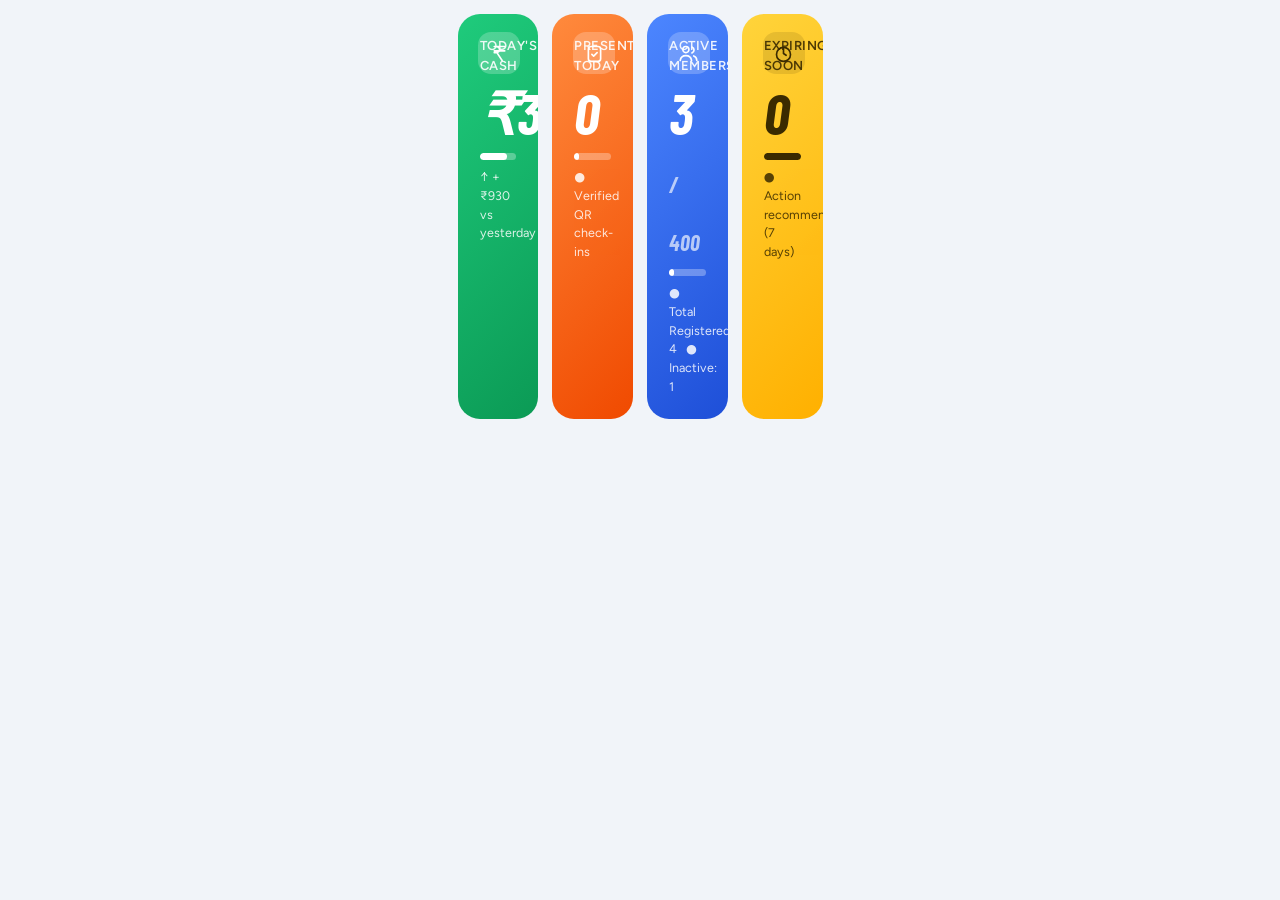
<file: scratch/test_mobile_cards.html>
<!DOCTYPE html>
<html>
<head>
<meta charset="utf-8">
<meta name="viewport" content="width=device-width, initial-scale=1">
<link href="https://fonts.googleapis.com/css2?family=Barlow+Condensed:ital,wght@0,600;0,700;1,700&family=Figtree:wght@400;500;600;700&display=swap" rel="stylesheet">
<style>
:root{--bg:#F1F4F9;--card:#fff;--ink:#0F172A;--muted:#64708A;--line:#E3E8F1;--grn:#12B76A;--grn2:#0B9A55;--blu:#2F6BFF;--blu2:#1E4FD8;--org:#FF6A1F;--org2:#F04A00;--yel:#FFC21A;--pur:#7C3AED;--red:#EF4444;--wa:#25D366;--d:"Barlow Condensed","Arial Narrow",Impact,sans-serif;--b:"Figtree",system-ui,-apple-system,"Segoe UI",sans-serif}
*{box-sizing:border-box;margin:0}
body{background:var(--bg);color:var(--ink);font:400 14px/1.5 var(--b);padding:14px;max-width:393px;margin:0 auto}

.stats {
  display: grid;
  grid-template-columns: repeat(4, 1fr);
  gap: 14px;
  margin-bottom: 24px;
}

@media (max-width: 1024px) {
  .stats {
    grid-template-columns: repeat(2, 1fr);
  }
}

@media (max-width: 640px) {
  .stats {
    grid-template-columns: repeat(2, 1fr) !important;
    gap: 10px !important;
    margin-bottom: 16px !important;
  }

  .st {
    padding: 13px 12px 11px !important;
    border-radius: 18px !important;
    min-height: 122px !important;
  }

  .st>span {
    font-size: 10px !important;
    letter-spacing: 0.3px !important;
    padding-right: 28px !important;
    line-height: 1.2 !important;
  }

  .st b {
    font: italic 700 clamp(28px, 7.5vw, 35px)/1.05 var(--d) !important;
    margin: 5px 0 0 !important;
  }

  .st b small {
    font-size: 15px !important;
  }

  .ic {
    width: 28px !important;
    height: 28px !important;
    border-radius: 9px !important;
    right: 11px !important;
    top: 11px !important;
  }

  .ic svg {
    width: 15px !important;
    height: 15px !important;
    stroke-width: 2.2 !important;
  }

  .bar {
    height: 4px !important;
    margin-top: 7px !important;
    border-radius: 4px !important;
  }

  .st small {
    font-size: 9.5px !important;
    margin-top: 5px !important;
    line-height: 1.25 !important;
  }
}

.st {
  position: relative;
  overflow: hidden;
  border-radius: 22px;
  padding: 22px;
  color: #fff;
  min-height: 168px;
  transition: .2s;
}

.st>span {
  font-weight: 600;
  opacity: .9;
  font-size: 13px;
  text-transform: uppercase;
  letter-spacing: 0.5px;
  display: block;
}

.st b {
  display: block;
  font: italic 700 58px/1 var(--d);
  margin: 8px 0 0;
  letter-spacing: .01em;
}

.st b small {
  display: inline;
  font-size: 22px;
  opacity: .65;
  margin: 0;
}

.st small {
  display: block;
  opacity: .85;
  font-size: 12.5px;
  margin-top: 8px;
}

.ic {
  position: absolute;
  right: 18px;
  top: 18px;
  width: 42px;
  height: 42px;
  border-radius: 13px;
  display: grid;
  place-content: center;
  background: rgba(255, 255, 255, .22);
}

.ic svg {
  width: 21px;
  height: 21px;
  stroke: currentColor;
  fill: none;
  stroke-width: 1.9;
  stroke-linecap: round;
  stroke-linejoin: round;
}

.bar {
  height: 7px;
  border-radius: 7px;
  background: rgba(255, 255, 255, .3);
  margin-top: 12px;
  overflow: hidden;
}

.bar i {
  display: block;
  height: 100%;
  background: #fff;
  min-width: 5px;
  border-radius: 7px;
  transition: width .6s;
}

/* Card Gradients */
.c-g {
  background: linear-gradient(135deg, #1FCB7C, #0B9A55);
}

.c-o {
  background: linear-gradient(135deg, #FF8A3D, #F04A00);
}

.c-bl {
  background: linear-gradient(135deg, #4C86FF, #1E4FD8);
}

.c-y {
  background: linear-gradient(135deg, #FFD43B, #FFB000);
  color: #3A2A00;
}

.c-y .bar {
  background: rgba(58, 42, 0, .15);
}

.c-y .bar i {
  background: #3A2A00;
}

.c-y .ic {
  background: rgba(58, 42, 0, .12);
  color: #3A2A00;
}
</style>
</head>
<body>
  <div class="stats">
    <!-- Card 1: Today's Cash -->
    <div class="st c-g">
      <div class="ic"><svg viewBox="0 0 24 24">
          <path d="M6 4h12M6 9h12M7 4c6 0 7 5 2 7H6m3 0l6 9" />
        </svg></div>
      <span>TODAY'S CASH</span>
      <b id="total-cash"><span id="kpi-today-cash">₹3,000</span></b>
      <div class="bar"><i id="kpi-cash-progress-bar" style="width:75%"></i></div>
      <small><span id="kpi-cash-delta">↑ +₹930 vs yesterday</span></small>
    </div>

    <!-- Card 2: Present Today -->
    <div class="st c-o">
      <div class="ic"><svg viewBox="0 0 24 24">
          <path d="M5 7a3 3 0 013-3h8a3 3 0 013 3v11a3 3 0 01-3 3H8a3 3 0 01-3-3zM9 13l2 2 4-4" />
        </svg></div>
      <span>PRESENT TODAY</span>
      <b id="present-count"><span id="stat-present-today">0</span></b>
      <div class="bar"><i style="width:2%"></i></div>
      <small>● Verified QR check-ins</small>
    </div>

    <!-- Card 3: Active Members -->
    <div class="st c-bl">
      <div class="ic"><svg viewBox="0 0 24 24">
          <path
            d="M9 11a3.5 3.5 0 100-7 3.5 3.5 0 000 7zM2.5 20c.6-3.6 3.2-5.5 6.5-5.5s5.9 1.9 6.5 5.5M16 4.7a3.5 3.5 0 010 6.6M18 14.8c2 .6 3.3 2.3 3.5 5.2" />
        </svg></div>
      <span>ACTIVE MEMBERS</span>
      <b><span id="kpi-active-members">3</span> <small>/ 400</small></b>
      <div class="bar"><i id="kpi-occupancy-bar" style="width:1%"></i></div>
      <small>● Total Registered: <span id="stat-total-members">4</span> &nbsp; ● Inactive: <span
          id="stat-inactive-members">1</span></small>
    </div>

    <!-- Card 4: Expiring Soon -->
    <div class="st c-y">
      <div class="ic"><svg viewBox="0 0 24 24">
          <path d="M12 7v5l3 2M12 21a8 8 0 100-16 8 8 0 000 16z" />
        </svg></div>
      <span>EXPIRING SOON</span>
      <b id="expiring-count"><span id="stat-expiring-soon">0</span></b>
      <div class="bar"><i style="width:100%"></i></div>
      <small>● Action recommended (7 days)</small>
    </div>
  </div>
</body>
</html>
</file>
<file: gympro-theme.css>
/* =====================================================================
   GymPro theme layer  ·  link AFTER your <style> block, before </head>
   <link rel="stylesheet" href="gympro-theme.css">

   Colour language (same everywhere):
   green = money · orange = attendance/energy · blue = members
   yellow = needs attention · purple = plans & UPI · red = expired
   ===================================================================== */

/* ---------- 0. Small fixes ---------- */
.av{flex-shrink:0}
.fade-in{animation:gpFade .3s ease}
@keyframes gpFade{from{opacity:0;transform:translateY(8px)}}

/* ---------- 1. Sidebar: each page lights up in its own colour ---------- */
.sidebar-link[data-view="members"].active,.sidebar-link[data-view="reports"].active{background:var(--blu)!important;box-shadow:0 8px 20px -6px var(--blu)!important}
.sidebar-link[data-view="payments"].active{background:var(--grn)!important;box-shadow:0 8px 20px -6px var(--grn)!important}
.sidebar-link[data-view="attendance"].active{background:var(--org)!important;box-shadow:0 8px 20px -6px var(--org)!important}
.sidebar-link[data-view="plans"].active{background:var(--pur)!important;box-shadow:0 8px 20px -6px var(--pur)!important}

/* ---------- 2. Shared reusable classes your HTML already uses ---------- */
.glass-input{background:#fff!important;border:1.5px solid var(--line)!important;color:var(--ink)!important;box-shadow:none!important}
.glass-input:focus{border-color:var(--blu)!important;box-shadow:0 0 0 4px rgba(47,107,255,.14)!important}
.btn-primary-glass{background:linear-gradient(135deg,#4C86FF,var(--blu2))!important;color:#fff!important;font-weight:700;border:0;box-shadow:0 8px 20px rgba(47,107,255,.3);transition:.15s;text-decoration:none}
.btn-primary-glass:hover{transform:translateY(-2px)}
.btn-primary-glass:active{transform:scale(.97)}
.btn-primary-glass svg{color:#fff!important}
#payments-view .btn-primary-glass{background:linear-gradient(135deg,#1FCB7C,var(--grn2))!important;box-shadow:0 8px 20px rgba(18,183,106,.3)}
#attendance-view .btn-primary-glass{background:linear-gradient(135deg,#FF8A3D,var(--org2))!important;box-shadow:0 8px 20px rgba(255,106,31,.3)}
.active-payment-filter{background:var(--grn)!important;color:#fff!important;box-shadow:0 4px 12px rgba(18,183,106,.3)}
.text-gradient-white{color:var(--ink)!important}

/* ---------- 3. Light remap of the old dark-glass utility classes ----------
   (Attendance, Payments, modals, toast, dashboard lists were written for a dark UI) */
:is(#attendance-view,#payments-view,#addMemberModal,#editMemberModal,#firebaseConfigModal,#transactions-list,#activity-feed) .text-white{color:var(--ink)!important}
:is(#attendance-view,#payments-view,#addMemberModal,#editMemberModal,#firebaseConfigModal,#transactions-list,#activity-feed) :is(.text-neutral-100,.text-neutral-200,.text-neutral-300){color:#334155!important}
:is(#attendance-view,#payments-view,#addMemberModal,#editMemberModal,#firebaseConfigModal,#transactions-list,#activity-feed) :is(.text-neutral-400,.text-neutral-500){color:var(--muted)!important}
:is(#attendance-view,#payments-view,#addMemberModal,#editMemberModal,#firebaseConfigModal,#transactions-list,#activity-feed) .hover\:text-white:hover{color:var(--ink)!important}
:is(#attendance-view,#payments-view,#addMemberModal,#editMemberModal,#firebaseConfigModal,#transactions-list,#activity-feed) .placeholder-neutral-500::placeholder{color:#94A3B8!important}
:is(#attendance-view,#payments-view,#addMemberModal,#editMemberModal,#firebaseConfigModal,#transactions-list,#activity-feed) :is(.text-amber-300,.text-amber-400,.text-amber-500){color:#B45309!important}
:is(#attendance-view,#payments-view,#addMemberModal,#editMemberModal,#firebaseConfigModal,#transactions-list,#activity-feed) :is(.text-emerald-200,.text-emerald-300,.text-emerald-400){color:#0B7A43!important}
:is(#attendance-view,#payments-view,#addMemberModal,#editMemberModal,#firebaseConfigModal,#transactions-list,#activity-feed) .text-sky-300{color:#1E4FD8!important}
:is(#attendance-view,#payments-view,#addMemberModal,#editMemberModal,#firebaseConfigModal,#transactions-list,#activity-feed) :is(.text-rose-300,.text-rose-400){color:#B4161F!important}
:is(#attendance-view,#payments-view,#addMemberModal,#editMemberModal,#firebaseConfigModal,#transactions-list,#activity-feed) :is([class*=" bg-white/["],[class^="bg-white/["],[class*=" bg-white/10"]){background:#F1F4F9!important}
:is(#attendance-view,#payments-view,#addMemberModal,#editMemberModal,#firebaseConfigModal,#transactions-list,#activity-feed) [class*="bg-amber-500/"]{background:#FFF1BF!important}
:is(#attendance-view,#payments-view,#addMemberModal,#editMemberModal,#firebaseConfigModal,#transactions-list,#activity-feed) [class*="bg-emerald-500/"]{background:#DDF7E8!important}
:is(#attendance-view,#payments-view,#addMemberModal,#editMemberModal,#firebaseConfigModal,#transactions-list,#activity-feed) [class*="bg-sky-500/"]{background:#E1E8FF!important}
:is(#attendance-view,#payments-view,#addMemberModal,#editMemberModal,#firebaseConfigModal,#transactions-list,#activity-feed) [class*="border-amber-500/"]{border-color:#FDE68A!important}
:is(#attendance-view,#payments-view,#addMemberModal,#editMemberModal,#firebaseConfigModal,#transactions-list,#activity-feed) [class*="border-emerald-500/"]{border-color:#A7E8C6!important}
:is(#attendance-view,#payments-view,#addMemberModal,#editMemberModal,#firebaseConfigModal,#transactions-list,#activity-feed) [class*="border-sky-500/"]{border-color:#BFD0FF!important}
:is(#attendance-view,#payments-view,#addMemberModal,#editMemberModal,#firebaseConfigModal,#transactions-list,#activity-feed) [class*="border-white/"]{border-color:var(--line)!important}
:is(#attendance-view,#payments-view,#addMemberModal,#editMemberModal,#firebaseConfigModal,#transactions-list,#activity-feed) [class*="divide-white/"]>:not([hidden])~:not([hidden]){border-color:var(--line)!important}
:is(#attendance-view,#payments-view,#addMemberModal,#editMemberModal,#firebaseConfigModal,#transactions-list,#activity-feed) :is(.bg-neutral-900,.bg-neutral-950){background:#fff!important}
:is(#attendance-view,#payments-view,#addMemberModal,#editMemberModal,#firebaseConfigModal,#transactions-list,#activity-feed) .bg-neutral-800{background:#EEF4FF!important}
:is(#attendance-view,#payments-view,#addMemberModal,#editMemberModal,#firebaseConfigModal,#transactions-list,#activity-feed) :is(.border-neutral-700,.border-neutral-800){border-color:var(--line)!important}
:is(#attendance-view,#payments-view,#transactions-list,#activity-feed) [class*="hover:bg-neutral-800"]:hover,
:is(#attendance-view,#payments-view) [class*="hover:bg-white/"]:hover{background:#F8FAFC!important}
:is(#addMemberModal,#editMemberModal,#firebaseConfigModal) .card{color:var(--ink)!important}
:is(#addMemberModal,#editMemberModal) label .text-white{color:var(--red)!important}
input[type="date"]{color-scheme:light!important}
:is(#addMemberModal,#editMemberModal) select option{background:#fff;color:var(--ink)}

/* Payment-mode chooser in the New Member modal: Cash green, UPI purple, Card blue */
#payment-mode-group label{color:#475569!important}
#payment-mode-group label:has(input[value="Cash"]:checked){background:var(--grn)!important;border-color:var(--grn)!important;color:#fff!important}
#payment-mode-group label:has(input[value="UPI"]:checked){background:var(--pur)!important;border-color:var(--pur)!important;color:#fff!important}
#payment-mode-group label:has(input[value="Card"]:checked){background:var(--blu)!important;border-color:var(--blu)!important;color:#fff!important}

/* Toast stays dark so it pops on the light page */
#toast{background:var(--ink)!important;border:0!important;border-left:6px solid var(--grn)!important;color:#fff!important}
#toast *{color:#fff!important}

/* ---------- 4. Attendance page = orange ---------- */
#attendance-view :is(.text-amber-400,.text-amber-500){color:var(--org2)!important}
#attendance-view .bg-amber-400{background:var(--org)!important}
#attendance-view #today-attendance-count{color:var(--org2)!important}

/* ---------- 5. Payments page = green (money) ---------- */
#payments-view h1+p,#payments-view h2+p{color:var(--muted)!important}
#payments-view .text-amber-500,#payments-view .text-emerald-400{color:var(--grn2)!important}
#payments-total-counter{color:var(--grn2)!important}
#pot-mini-cash,#channel-cash-amount{color:var(--grn2)!important}
#pot-mini-upi,#channel-upi-amount{color:var(--pur)!important}
#pot-mini-card,#channel-card-amount{color:var(--blu)!important}
#channel-cash-bar{background:var(--grn)!important;box-shadow:none!important}
#channel-upi-bar{background:var(--pur)!important;box-shadow:none!important}
#channel-card-bar{background:var(--blu)!important;box-shadow:none!important}
#payments-view .w-2.h-2.bg-amber-400{background:var(--grn)!important;box-shadow:none!important}
#payments-view .w-2.h-2.bg-white{background:var(--pur)!important;box-shadow:none!important}
#payments-view .w-2.h-2.bg-neutral-400{background:var(--blu)!important}
#payments-view :is(.bg-white\/\[0\.04\],.bg-white\/\[0\.03\]) .block{color:var(--muted)!important}
/* Ledger mode badges: Cash green, UPI purple, Card blue (the "Paid" badge stays green) */
#payments-table-body [class*="bg-amber-500/10"]{background:#DDF7E8!important;color:#0B7A43!important;border-color:#A7E8C6!important}
#payments-table-body [class*="bg-amber-500/10"] span{background:var(--grn)!important;box-shadow:none!important}
#payments-table-body [class*="bg-emerald-500/10"]{background:#EBE3FF!important;color:#5B21B6!important;border-color:#D4C4FF!important}
#payments-table-body [class*="bg-emerald-500/10"] span{background:var(--pur)!important;box-shadow:none!important}
#payments-table-body [class*="bg-sky-500/10"]{background:#E1E8FF!important;color:#1E4FD8!important;border-color:#BFD0FF!important}
#payments-table-body [class*="bg-sky-500/10"] span{background:var(--blu)!important;box-shadow:none!important}
#payments-table-body td .font-mono.font-bold{color:var(--grn2)!important}
#transactions-list .font-mono.font-bold{color:var(--grn2)!important}

/* The Money Pot card stays dark navy so the glass gullak and green liquid glow */
#payments-view .grid>.card:nth-child(2){background:linear-gradient(160deg,#0F1E3D,#0A1428)!important;border:0!important;box-shadow:0 24px 50px -20px rgba(15,30,61,.6)!important}
#payments-view .grid>.card:nth-child(2) :is(.text-white,.text-gradient-white){color:#fff!important}
#payments-view .grid>.card:nth-child(2) [class*="text-neutral-"]{color:#9FB0CF!important}
#payments-view .grid>.card:nth-child(2) .text-amber-400{color:#FFC21A!important}
#payments-view .grid>.card:nth-child(2) .text-emerald-200{color:#A7F3D0!important}
#payments-view .grid>.card:nth-child(2) [class*="border-white/"]{border-color:rgba(255,255,255,.14)!important}
#payments-view .grid>.card:nth-child(2) :is([class*=" bg-white/["],[class^="bg-white/["]){background:rgba(255,255,255,.08)!important}
#payments-view .grid>.card:nth-child(2) #squid-expected-revenue,
#payments-view .grid>.card:nth-child(2) #squid-pot-collected{color:#4DE394!important}

/* ---------- 6. Members: compact two-line rows on mobile ---------- */
.mp{display:none}
.mtable{min-width:760px}
@media (max-width:900px){
  .mtable{min-width:0!important}
  #members-directory-section .overflow-x-auto{overflow-x:visible}
  .tr.th{display:none!important}
  .tr{grid-template-columns:minmax(0,1fr) auto!important;gap:4px 12px!important;padding:12px 4px!important}
  #members-directory-body .tr>div:first-child{display:none}
  #members-directory-body .tr .who{grid-column:1;grid-row:1}
  #members-directory-body .tr .act{grid-column:2;grid-row:1}
  #members-directory-body .tr .ph{display:none}
  #members-directory-body .tr .ex{grid-column:1;grid-row:2;padding-left:54px;display:flex;align-items:baseline;gap:4px 8px;flex-wrap:wrap}
  #members-directory-body .tr .ex b,#members-directory-body .tr .ex small{display:inline!important}
  #members-directory-body .tr .st{grid-column:2;grid-row:2;justify-content:flex-end}
  #members-directory-body .pill{font-size:12px;padding:3px 10px}
  .mp{display:inline}
  .tools .hint{display:none}
}
@media (max-width:640px){
  #members-directory-section{padding:18px 14px!important;border-radius:22px!important}
}
</file>
